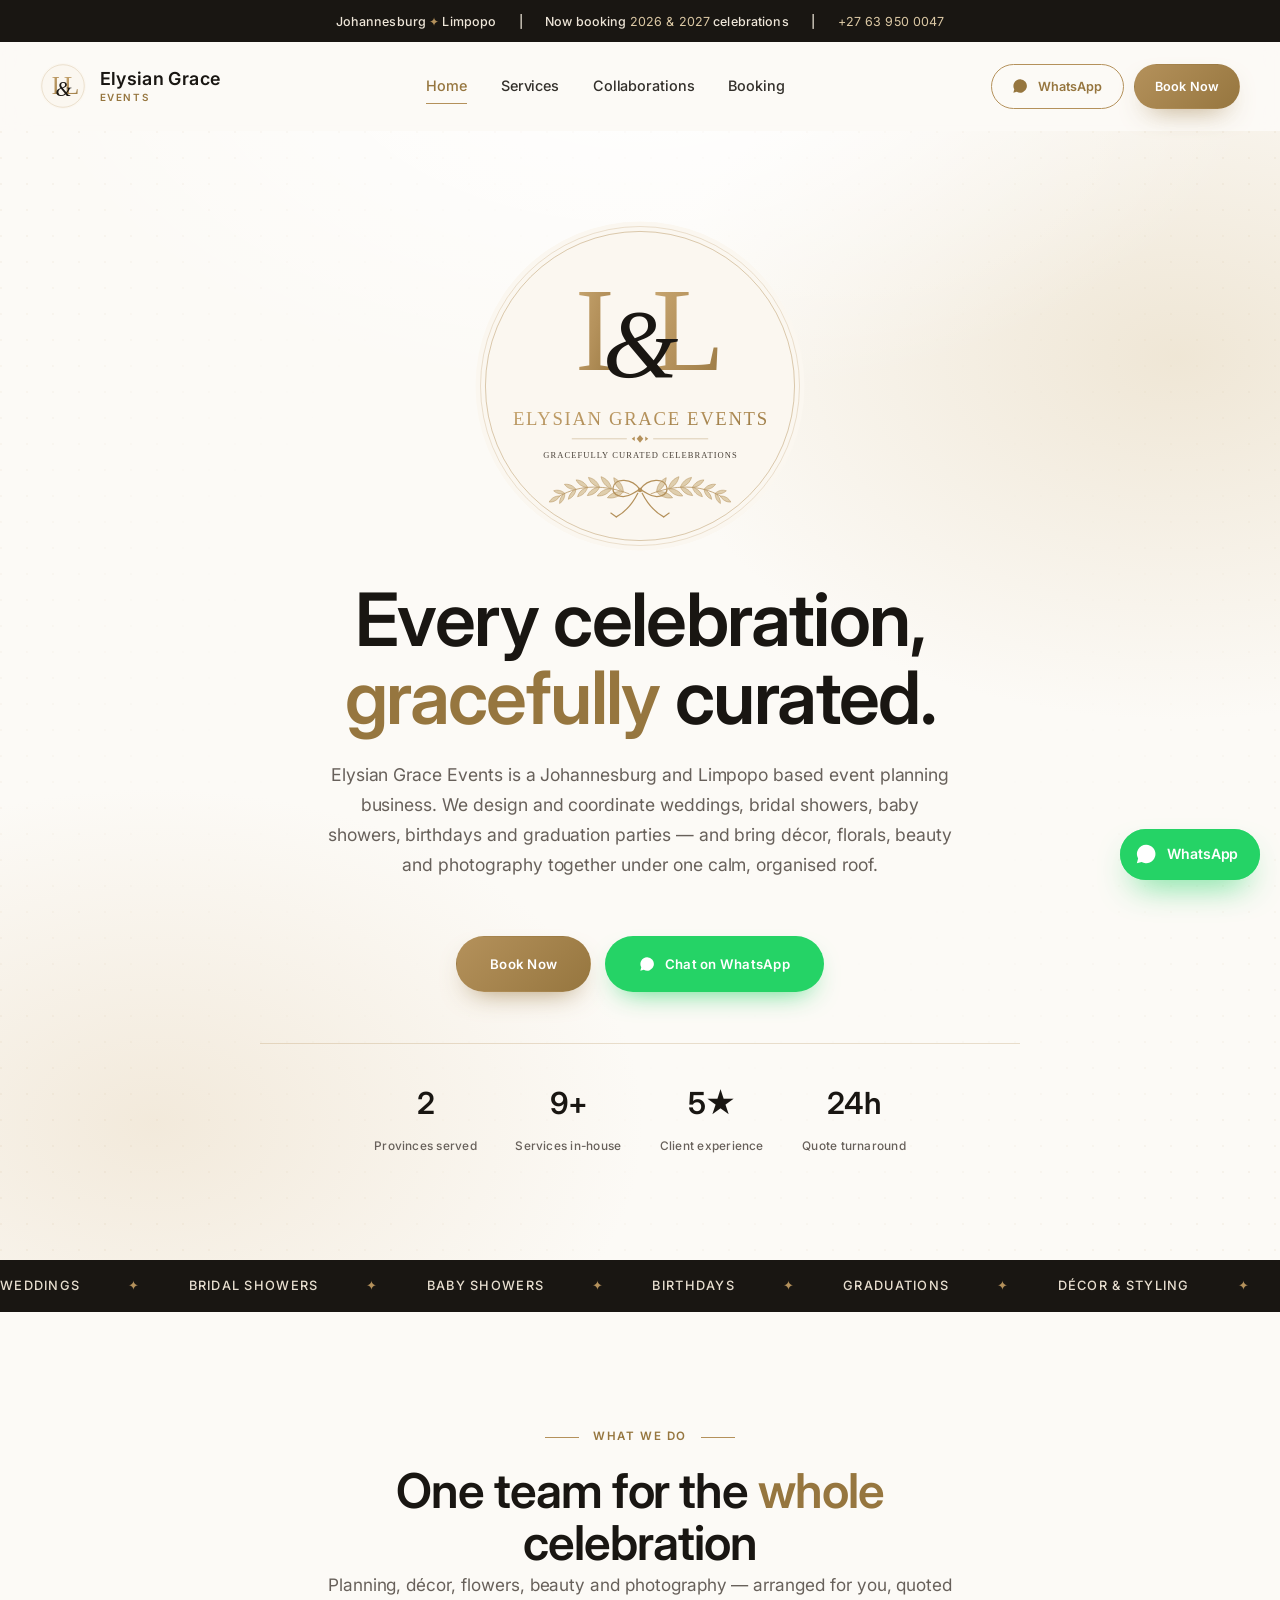
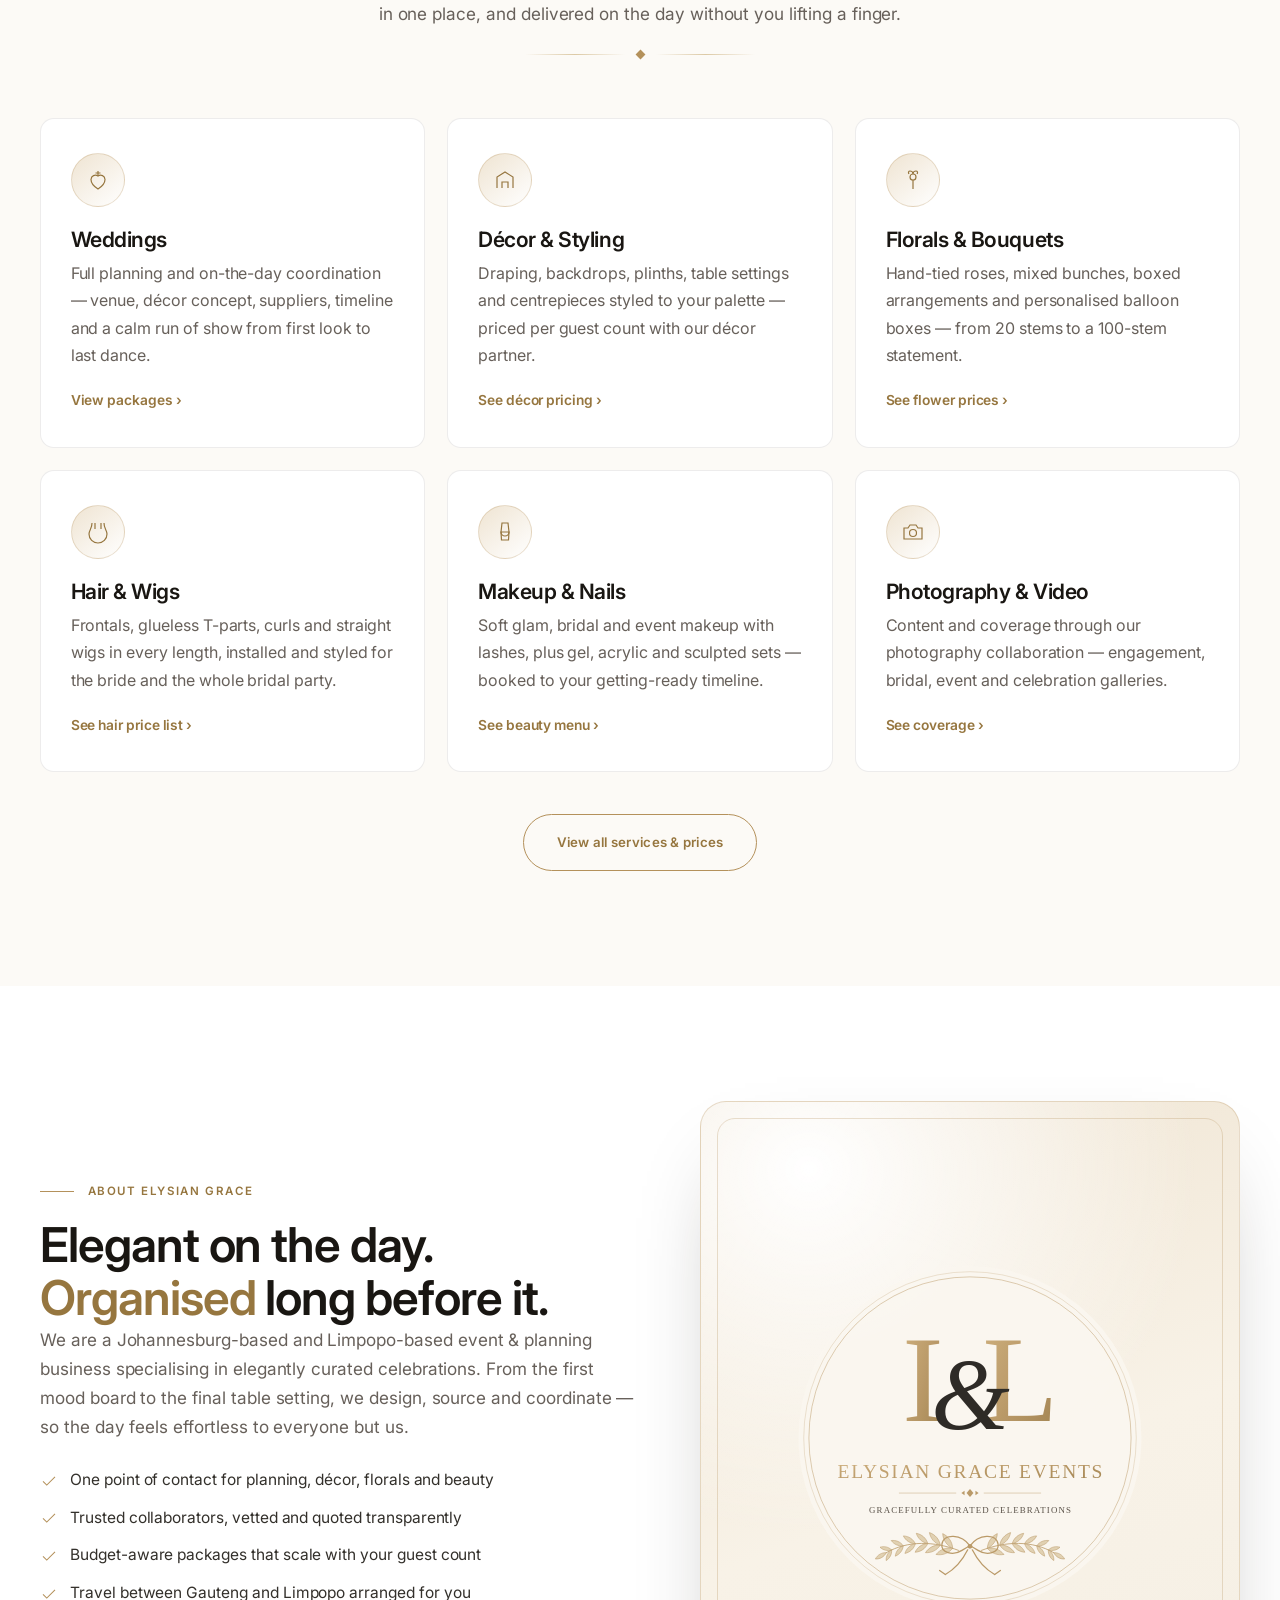
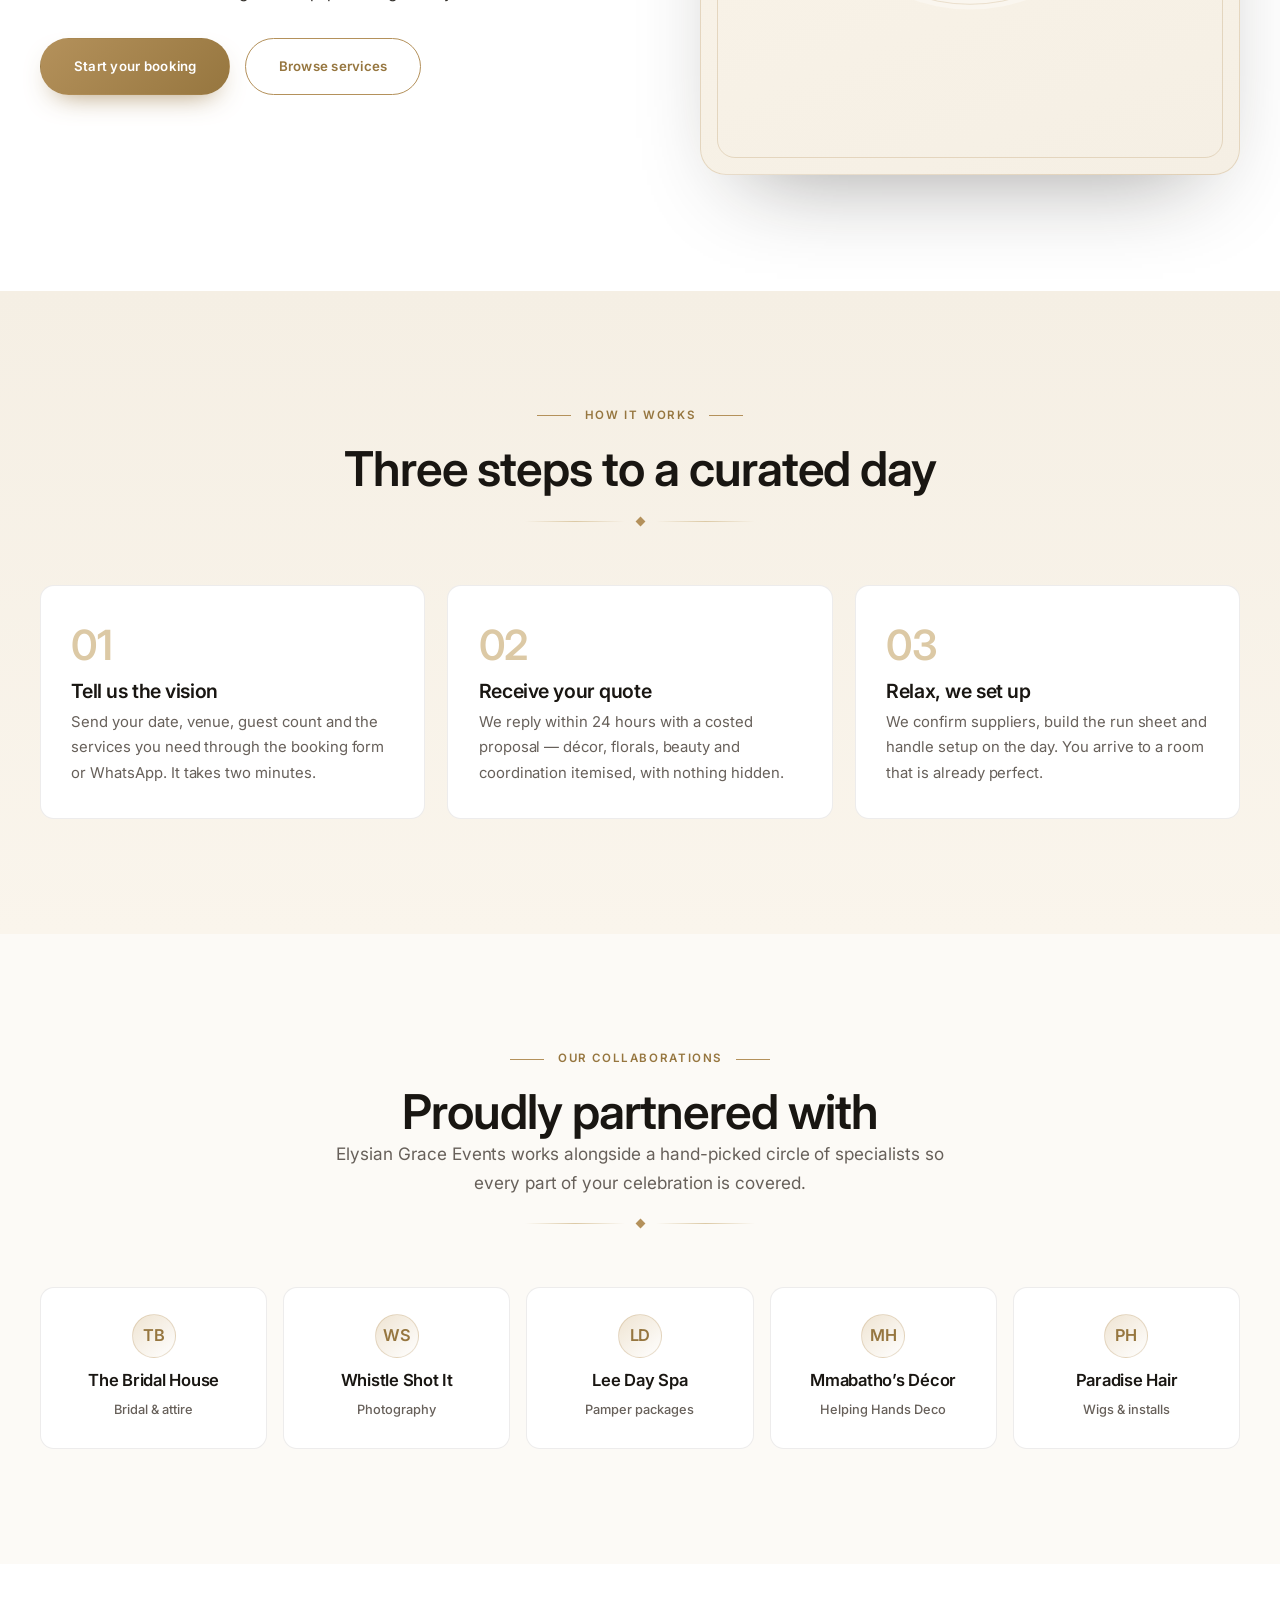
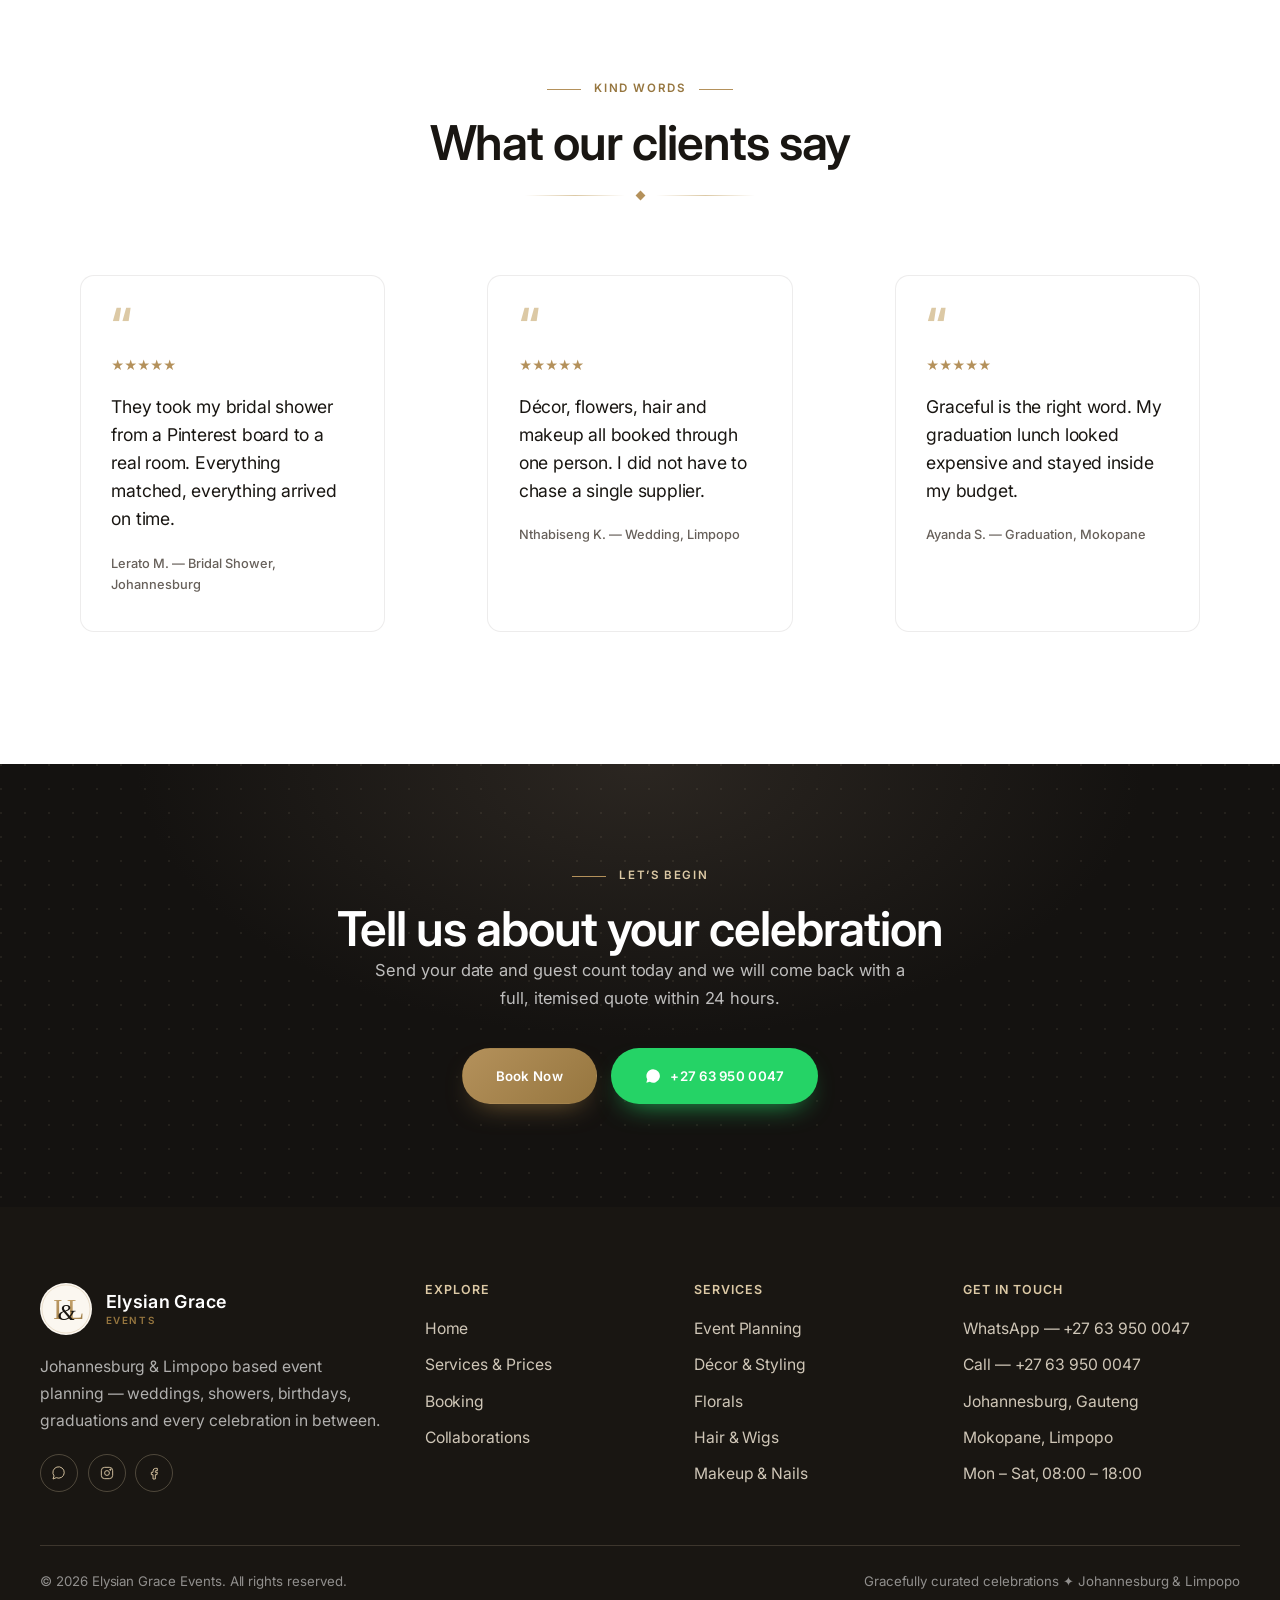
<file: elysian-grace/index.html>
<!DOCTYPE html>
<html lang="en">
<head>
<meta charset="utf-8">
<meta name="viewport" content="width=device-width,initial-scale=1">
<title>Elysian Grace Events — Gracefully Curated Celebrations | Johannesburg &amp; Limpopo</title>
<meta name="description" content="Elysian Grace Events is a Johannesburg and Limpopo based event planning business specialising in elegantly curated weddings, bridal showers, baby showers, birthdays and graduations — plus décor, florals, hair, makeup, nails, spa and photography.">
<meta name="theme-color" content="#B4915B">
<meta property="og:title" content="Elysian Grace Events — Gracefully Curated Celebrations">
<meta property="og:description" content="Elegantly curated weddings, showers, birthdays and graduations across Johannesburg and Limpopo.">
<meta property="og:type" content="website">
<link rel="icon" href="assets/monogram.svg">
<link rel="apple-touch-icon" href="assets/monogram.svg">
<link rel="preconnect" href="https://fonts.googleapis.com">
<link rel="preconnect" href="https://fonts.gstatic.com" crossorigin>
<link href="https://fonts.googleapis.com/css2?family=Inter:wght@400;500;600;700&display=swap" rel="stylesheet">
<link rel="stylesheet" href="styles.css?v=2">
<script type="application/ld+json">
{"@context":"https://schema.org","@type":"LocalBusiness","name":"Elysian Grace Events","description":"Event planning and curated celebrations","telephone":"+27639500047","areaServed":["Johannesburg","Mokopane","Limpopo"],"priceRange":"RR","url":"","image":"assets/logo.svg"}
</script>
</head>
<body>

<div class="topbar">
  <div class="wrap">
    <span>Johannesburg <span class="dot">&#10022;</span> Limpopo</span>
    <span class="sep">|</span>
    <span>Now booking <b>2026 &amp; 2027</b> celebrations</span>
    <span class="sep">|</span>
    <a href="https://wa.me/27639500047?text=Hi%20Elysian%20Grace%20Events%2C%20I%27d%20like%20to%20enquire%20about%20planning%20my%20event." target="_blank" rel="noopener"><b>+27 63 950 0047</b></a>
  </div>
</div>

<header class="header" id="header">
  <div class="wrap">
    <a class="brand" href="index.html" aria-label="Elysian Grace Events home">
      <img class="mark" src="assets/monogram.svg" alt="" width="46" height="46">
      <span class="brand-text">
        <span class="brand-name">Elysian Grace</span>
        <span class="brand-sub">Events</span>
      </span>
    </a>
    <nav class="nav" aria-label="Main">
      <a href="index.html" class="is-active">Home</a>
      <a href="services.html">Services</a>
      <a href="services.html#collabs">Collaborations</a>
      <a href="booking.html">Booking</a>
    </nav>
    <div class="header-cta">
      <a class="btn btn--ghost btn--sm" href="https://wa.me/27639500047?text=Hi%20Elysian%20Grace%20Events%2C%20I%27d%20like%20to%20enquire%20about%20planning%20my%20event." target="_blank" rel="noopener">
        <svg viewBox="0 0 24 24" fill="currentColor" aria-hidden="true"><path d="M17.5 14.4c-.3-.2-1.8-.9-2-1s-.5-.2-.7.1-.8 1-.9 1.2-.3.2-.6.1a8 8 0 0 1-2.4-1.5 9 9 0 0 1-1.6-2c-.2-.3 0-.5.1-.6l.5-.6.3-.5v-.5l-1-2.3c-.2-.6-.5-.5-.7-.5h-.6c-.2 0-.5.1-.8.4-.3.3-1 1-1 2.5s1 2.9 1.2 3.1c.2.2 2.1 3.2 5 4.5 1.9.8 2.6.9 3.5.7.6-.1 1.8-.7 2-1.4.3-.7.3-1.3.2-1.4-.1-.2-.3-.2-.5-.3zM12 2a10 10 0 0 0-8.6 15L2 22l5.2-1.4A10 10 0 1 0 12 2z"/></svg>
        WhatsApp
      </a>
      <a class="btn btn--gold btn--sm" href="booking.html">Book Now</a>
    </div>
    <button class="burger" id="burger" aria-label="Open menu" aria-expanded="false"><span></span><span></span><span></span></button>
  </div>
</header>

<div class="mobile-nav" id="mobileNav">
  <a href="index.html">Home</a>
  <a href="services.html">Services</a>
  <a href="services.html#collabs">Collaborations</a>
  <a href="booking.html">Booking</a>
  <a class="btn btn--gold" href="booking.html">Book Now</a>
  <a class="btn btn--wa" href="https://wa.me/27639500047?text=Hi%20Elysian%20Grace%20Events%2C%20I%27d%20like%20to%20enquire%20about%20planning%20my%20event." target="_blank" rel="noopener">WhatsApp Us</a>
</div>

<!-- ================= HERO ================= -->
<section class="hero">
  <div class="wrap">
    <img class="hero-logo" src="assets/logo.svg" alt="Elysian Grace Events — Gracefully Curated Celebrations" width="330" height="330">
    <h1>Every celebration, <span class="script">gracefully</span> curated.</h1>
    <p class="lede">Elysian Grace Events is a Johannesburg and Limpopo based event planning business. We design and coordinate weddings, bridal showers, baby showers, birthdays and graduation parties — and bring décor, florals, beauty and photography together under one calm, organised roof.</p>
    <div class="hero-actions">
      <a class="btn btn--gold" href="booking.html">Book Now</a>
      <a class="btn btn--wa" href="https://wa.me/27639500047?text=Hi%20Elysian%20Grace%20Events%2C%20I%27d%20like%20to%20enquire%20about%20planning%20my%20event." target="_blank" rel="noopener">
        <svg viewBox="0 0 24 24" fill="currentColor" aria-hidden="true"><path d="M17.5 14.4c-.3-.2-1.8-.9-2-1s-.5-.2-.7.1-.8 1-.9 1.2-.3.2-.6.1a8 8 0 0 1-2.4-1.5 9 9 0 0 1-1.6-2c-.2-.3 0-.5.1-.6l.5-.6.3-.5v-.5l-1-2.3c-.2-.6-.5-.5-.7-.5h-.6c-.2 0-.5.1-.8.4-.3.3-1 1-1 2.5s1 2.9 1.2 3.1c.2.2 2.1 3.2 5 4.5 1.9.8 2.6.9 3.5.7.6-.1 1.8-.7 2-1.4.3-.7.3-1.3.2-1.4-.1-.2-.3-.2-.5-.3zM12 2a10 10 0 0 0-8.6 15L2 22l5.2-1.4A10 10 0 1 0 12 2z"/></svg>
        Chat on WhatsApp
      </a>
    </div>
    <div class="hero-meta">
      <div><strong>2</strong><span>Provinces served</span></div>
      <div><strong>9+</strong><span>Services in-house</span></div>
      <div><strong>5&#9733;</strong><span>Client experience</span></div>
      <div><strong>24h</strong><span>Quote turnaround</span></div>
    </div>
  </div>
</section>

<div class="strip" aria-hidden="true">
  <div class="strip-track">
    <span>Weddings</span><span>Bridal Showers</span><span>Baby Showers</span><span>Birthdays</span><span>Graduations</span><span>Décor &amp; Styling</span><span>Florals</span><span>Hair &amp; Makeup</span><span>Photography</span>
    <span>Weddings</span><span>Bridal Showers</span><span>Baby Showers</span><span>Birthdays</span><span>Graduations</span><span>Décor &amp; Styling</span><span>Florals</span><span>Hair &amp; Makeup</span><span>Photography</span>
  </div>
</div>

<!-- ================= SERVICES ================= -->
<section class="section" id="services">
  <div class="wrap">
    <div class="section-head center reveal">
      <p class="eyebrow">What we do</p>
      <h2 class="h2">One team for the <em class="accent">whole</em> celebration</h2>
      <p class="lede">Planning, décor, flowers, beauty and photography — arranged for you, quoted in one place, and delivered on the day without you lifting a finger.</p>
      <div class="divider"><span></span></div>
    </div>

    <div class="grid grid-3">
      <article class="card reveal">
        <div class="ico"><svg viewBox="0 0 24 24" aria-hidden="true"><path d="M12 21s-7-4.6-7-9.6A4.4 4.4 0 0 1 12 8a4.4 4.4 0 0 1 7 3.4c0 5-7 9.6-7 9.6z"/><path d="M12 8V3M9.5 5h5"/></svg></div>
        <h3>Weddings</h3>
        <p>Full planning and on-the-day coordination — venue, décor concept, suppliers, timeline and a calm run of show from first look to last dance.</p>
        <a class="card-link" href="services.html#planning">View packages &#8250;</a>
      </article>

      <article class="card reveal">
        <div class="ico"><svg viewBox="0 0 24 24" aria-hidden="true"><path d="M4 20V9l8-5 8 5v11"/><path d="M9 20v-6h6v6"/></svg></div>
        <h3>Décor &amp; Styling</h3>
        <p>Draping, backdrops, plinths, table settings and centrepieces styled to your palette — priced per guest count with our décor partner.</p>
        <a class="card-link" href="services.html#decor">See décor pricing &#8250;</a>
      </article>

      <article class="card reveal">
        <div class="ico"><svg viewBox="0 0 24 24" aria-hidden="true"><circle cx="12" cy="9" r="3"/><path d="M12 12v9M12 6c0-2 1.5-3 3-3s2 1.5 1 3M12 6c0-2-1.5-3-3-3S7 4.5 8 6"/></svg></div>
        <h3>Florals &amp; Bouquets</h3>
        <p>Hand-tied roses, mixed bunches, boxed arrangements and personalised balloon boxes — from 20 stems to a 100-stem statement.</p>
        <a class="card-link" href="services.html#florals">See flower prices &#8250;</a>
      </article>

      <article class="card reveal">
        <div class="ico"><svg viewBox="0 0 24 24" aria-hidden="true"><path d="M6 3c0 6-3 7-3 11a9 9 0 0 0 18 0c0-4-3-5-3-11"/><path d="M9 3v6M15 3v6"/></svg></div>
        <h3>Hair &amp; Wigs</h3>
        <p>Frontals, glueless T-parts, curls and straight wigs in every length, installed and styled for the bride and the whole bridal party.</p>
        <a class="card-link" href="services.html#hair">See hair price list &#8250;</a>
      </article>

      <article class="card reveal">
        <div class="ico"><svg viewBox="0 0 24 24" aria-hidden="true"><path d="M9 3h6l1 9a4 4 0 0 1-8 0z"/><path d="M8 12h8l-.5 8h-7z"/></svg></div>
        <h3>Makeup &amp; Nails</h3>
        <p>Soft glam, bridal and event makeup with lashes, plus gel, acrylic and sculpted sets — booked to your getting-ready timeline.</p>
        <a class="card-link" href="services.html#beauty">See beauty menu &#8250;</a>
      </article>

      <article class="card reveal">
        <div class="ico"><svg viewBox="0 0 24 24" aria-hidden="true"><path d="M3 8h4l2-3h6l2 3h4v11H3z"/><circle cx="12" cy="13" r="3.5"/></svg></div>
        <h3>Photography &amp; Video</h3>
        <p>Content and coverage through our photography collaboration — engagement, bridal, event and celebration galleries.</p>
        <a class="card-link" href="services.html#photo">See coverage &#8250;</a>
      </article>
    </div>

    <div class="center" style="margin-top:2.6rem">
      <a class="btn btn--ghost" href="services.html">View all services &amp; prices</a>
    </div>
  </div>
</section>

<!-- ================= ABOUT / SPLIT ================= -->
<section class="section section--paper">
  <div class="wrap split">
    <div class="reveal">
      <p class="eyebrow">About Elysian Grace</p>
      <h2 class="h2">Elegant on the day.<br><em class="accent">Organised</em> long before it.</h2>
      <p class="lede">We are a Johannesburg-based and Limpopo-based event &amp; planning business specialising in elegantly curated celebrations. From the first mood board to the final table setting, we design, source and coordinate — so the day feels effortless to everyone but us.</p>
      <ul class="checks">
        <li><svg viewBox="0 0 24 24" aria-hidden="true"><path d="M4 12.5 9 17.5 20 6.5"/></svg><span>One point of contact for planning, décor, florals and beauty</span></li>
        <li><svg viewBox="0 0 24 24" aria-hidden="true"><path d="M4 12.5 9 17.5 20 6.5"/></svg><span>Trusted collaborators, vetted and quoted transparently</span></li>
        <li><svg viewBox="0 0 24 24" aria-hidden="true"><path d="M4 12.5 9 17.5 20 6.5"/></svg><span>Budget-aware packages that scale with your guest count</span></li>
        <li><svg viewBox="0 0 24 24" aria-hidden="true"><path d="M4 12.5 9 17.5 20 6.5"/></svg><span>Travel between Gauteng and Limpopo arranged for you</span></li>
      </ul>
      <div class="hero-actions" style="justify-content:flex-start;margin-top:0">
        <a class="btn btn--gold" href="booking.html">Start your booking</a>
        <a class="btn btn--ghost" href="services.html">Browse services</a>
      </div>
    </div>
    <div class="split-visual reveal">
      <img class="monogram" src="assets/logo.svg" alt="Elysian Grace Events emblem" width="420" height="420" loading="lazy">
    </div>
  </div>
</section>

<!-- ================= PROCESS ================= -->
<section class="section section--cream">
  <div class="wrap">
    <div class="section-head center reveal">
      <p class="eyebrow">How it works</p>
      <h2 class="h2">Three steps to a curated day</h2>
      <div class="divider"><span></span></div>
    </div>
    <div class="steps">
      <article class="step reveal"><h3>Tell us the vision</h3><p>Send your date, venue, guest count and the services you need through the booking form or WhatsApp. It takes two minutes.</p></article>
      <article class="step reveal"><h3>Receive your quote</h3><p>We reply within 24 hours with a costed proposal — décor, florals, beauty and coordination itemised, with nothing hidden.</p></article>
      <article class="step reveal"><h3>Relax, we set up</h3><p>We confirm suppliers, build the run sheet and handle setup on the day. You arrive to a room that is already perfect.</p></article>
    </div>
  </div>
</section>

<!-- ================= COLLABORATIONS ================= -->
<section class="section" id="collabs">
  <div class="wrap">
    <div class="section-head center reveal">
      <p class="eyebrow">Our collaborations</p>
      <h2 class="h2">Proudly partnered with</h2>
      <p class="lede">Elysian Grace Events works alongside a hand-picked circle of specialists so every part of your celebration is covered.</p>
      <div class="divider"><span></span></div>
    </div>
    <div class="partners">
      <div class="partner reveal"><div class="p-mark">TB</div><h4>The Bridal House</h4><span>Bridal &amp; attire</span></div>
      <div class="partner reveal"><div class="p-mark">WS</div><h4>Whistle Shot It</h4><span>Photography</span></div>
      <div class="partner reveal"><div class="p-mark">LD</div><h4>Lee Day Spa</h4><span>Pamper packages</span></div>
      <div class="partner reveal"><div class="p-mark">MH</div><h4>Mmabatho&#8217;s Décor</h4><span>Helping Hands Deco</span></div>
      <div class="partner reveal"><div class="p-mark">PH</div><h4>Paradise Hair</h4><span>Wigs &amp; installs</span></div>
    </div>
  </div>
</section>

<!-- ================= TESTIMONIALS ================= -->
<section class="section section--paper">
  <div class="wrap">
    <div class="section-head center reveal">
      <p class="eyebrow">Kind words</p>
      <h2 class="h2">What our clients say</h2>
      <div class="divider"><span></span></div>
    </div>
    <div class="quotes">
      <figure class="quote reveal">
        <span class="mark">&#8220;</span>
        <div class="stars">&#9733;&#9733;&#9733;&#9733;&#9733;</div>
        <p>They took my bridal shower from a Pinterest board to a real room. Everything matched, everything arrived on time.</p>
        <footer>Lerato M. &#8212; Bridal Shower, Johannesburg</footer>
      </figure>
      <figure class="quote reveal">
        <span class="mark">&#8220;</span>
        <div class="stars">&#9733;&#9733;&#9733;&#9733;&#9733;</div>
        <p>Décor, flowers, hair and makeup all booked through one person. I did not have to chase a single supplier.</p>
        <footer>Nthabiseng K. &#8212; Wedding, Limpopo</footer>
      </figure>
      <figure class="quote reveal">
        <span class="mark">&#8220;</span>
        <div class="stars">&#9733;&#9733;&#9733;&#9733;&#9733;</div>
        <p>Graceful is the right word. My graduation lunch looked expensive and stayed inside my budget.</p>
        <footer>Ayanda S. &#8212; Graduation, Mokopane</footer>
      </figure>
    </div>
  </div>
</section>

<!-- ================= CTA ================= -->
<section class="cta">
  <div class="wrap">
    <p class="eyebrow">Let&#8217;s begin</p>
    <h2 class="h2">Tell us about your celebration</h2>
    <p>Send your date and guest count today and we will come back with a full, itemised quote within 24 hours.</p>
    <div class="hero-actions">
      <a class="btn btn--gold" href="booking.html">Book Now</a>
      <a class="btn btn--wa" href="https://wa.me/27639500047?text=Hi%20Elysian%20Grace%20Events%2C%20I%27d%20like%20to%20enquire%20about%20planning%20my%20event." target="_blank" rel="noopener">
        <svg viewBox="0 0 24 24" fill="currentColor" aria-hidden="true"><path d="M17.5 14.4c-.3-.2-1.8-.9-2-1s-.5-.2-.7.1-.8 1-.9 1.2-.3.2-.6.1a8 8 0 0 1-2.4-1.5 9 9 0 0 1-1.6-2c-.2-.3 0-.5.1-.6l.5-.6.3-.5v-.5l-1-2.3c-.2-.6-.5-.5-.7-.5h-.6c-.2 0-.5.1-.8.4-.3.3-1 1-1 2.5s1 2.9 1.2 3.1c.2.2 2.1 3.2 5 4.5 1.9.8 2.6.9 3.5.7.6-.1 1.8-.7 2-1.4.3-.7.3-1.3.2-1.4-.1-.2-.3-.2-.5-.3zM12 2a10 10 0 0 0-8.6 15L2 22l5.2-1.4A10 10 0 1 0 12 2z"/></svg>
        +27 63 950 0047
      </a>
    </div>
  </div>
</section>

<footer class="footer">
  <div class="wrap">
    <div class="footer-grid">
      <div>
        <div class="f-brand">
          <img class="mark" src="assets/monogram.svg" alt="" width="52" height="52" loading="lazy">
          <span class="brand-text"><span class="brand-name">Elysian Grace</span><span class="brand-sub">Events</span></span>
        </div>
        <p>Johannesburg &amp; Limpopo based event planning — weddings, showers, birthdays, graduations and every celebration in between.</p>
        <div class="socials">
          <a href="https://wa.me/27639500047" target="_blank" rel="noopener" aria-label="WhatsApp"><svg viewBox="0 0 24 24" fill="none" aria-hidden="true"><path d="M3 21l1.6-4.6A8.5 8.5 0 1 1 7.9 19z"/></svg></a>
          <a href="#" aria-label="Instagram"><svg viewBox="0 0 24 24" fill="none" aria-hidden="true"><rect x="3.5" y="3.5" width="17" height="17" rx="5"/><circle cx="12" cy="12" r="3.6"/><circle cx="17" cy="7" r=".9" fill="currentColor"/></svg></a>
          <a href="#" aria-label="Facebook"><svg viewBox="0 0 24 24" fill="none" aria-hidden="true"><path d="M14.5 8.5H17V5h-2.5A4 4 0 0 0 10.5 9v2H8v3.5h2.5V21H14v-6.5h2.5L17 11h-3V9.3c0-.5.2-.8.5-.8z"/></svg></a>
        </div>
      </div>
      <div>
        <h4>Explore</h4>
        <ul><li><a href="index.html">Home</a></li><li><a href="services.html">Services &amp; Prices</a></li><li><a href="booking.html">Booking</a></li><li><a href="services.html#collabs">Collaborations</a></li></ul>
      </div>
      <div>
        <h4>Services</h4>
        <ul><li><a href="services.html#planning">Event Planning</a></li><li><a href="services.html#decor">Décor &amp; Styling</a></li><li><a href="services.html#florals">Florals</a></li><li><a href="services.html#hair">Hair &amp; Wigs</a></li><li><a href="services.html#beauty">Makeup &amp; Nails</a></li></ul>
      </div>
      <div>
        <h4>Get in touch</h4>
        <ul>
          <li><a href="https://wa.me/27639500047?text=Hi%20Elysian%20Grace%20Events%2C%20I%27d%20like%20to%20enquire%20about%20planning%20my%20event." target="_blank" rel="noopener">WhatsApp &#8212; +27 63 950 0047</a></li>
          <li><a href="tel:+27639500047">Call &#8212; +27 63 950 0047</a></li>
          <li>Johannesburg, Gauteng</li>
          <li>Mokopane, Limpopo</li>
          <li>Mon &#8211; Sat, 08:00 &#8211; 18:00</li>
        </ul>
      </div>
    </div>
    <div class="footer-bottom">
      <span>&copy; <span id="year">2026</span> Elysian Grace Events. All rights reserved.</span>
      <span>Gracefully curated celebrations &#10022; Johannesburg &amp; Limpopo</span>
    </div>
  </div>
</footer>

<a class="fab" href="https://wa.me/27639500047?text=Hi%20Elysian%20Grace%20Events%2C%20I%27d%20like%20to%20enquire%20about%20planning%20my%20event." target="_blank" rel="noopener" aria-label="Chat with Elysian Grace Events on WhatsApp">
  <svg viewBox="0 0 24 24" aria-hidden="true"><path d="M17.5 14.4c-.3-.2-1.8-.9-2-1s-.5-.2-.7.1-.8 1-.9 1.2-.3.2-.6.1a8 8 0 0 1-2.4-1.5 9 9 0 0 1-1.6-2c-.2-.3 0-.5.1-.6l.5-.6.3-.5v-.5l-1-2.3c-.2-.6-.5-.5-.7-.5h-.6c-.2 0-.5.1-.8.4-.3.3-1 1-1 2.5s1 2.9 1.2 3.1c.2.2 2.1 3.2 5 4.5 1.9.8 2.6.9 3.5.7.6-.1 1.8-.7 2-1.4.3-.7.3-1.3.2-1.4-.1-.2-.3-.2-.5-.3zM12 2a10 10 0 0 0-8.6 15L2 22l5.2-1.4A10 10 0 1 0 12 2z"/></svg>
  <span>WhatsApp</span>
</a>

<script src="script.js?v=2"></script>
</body>
</html>
</file>
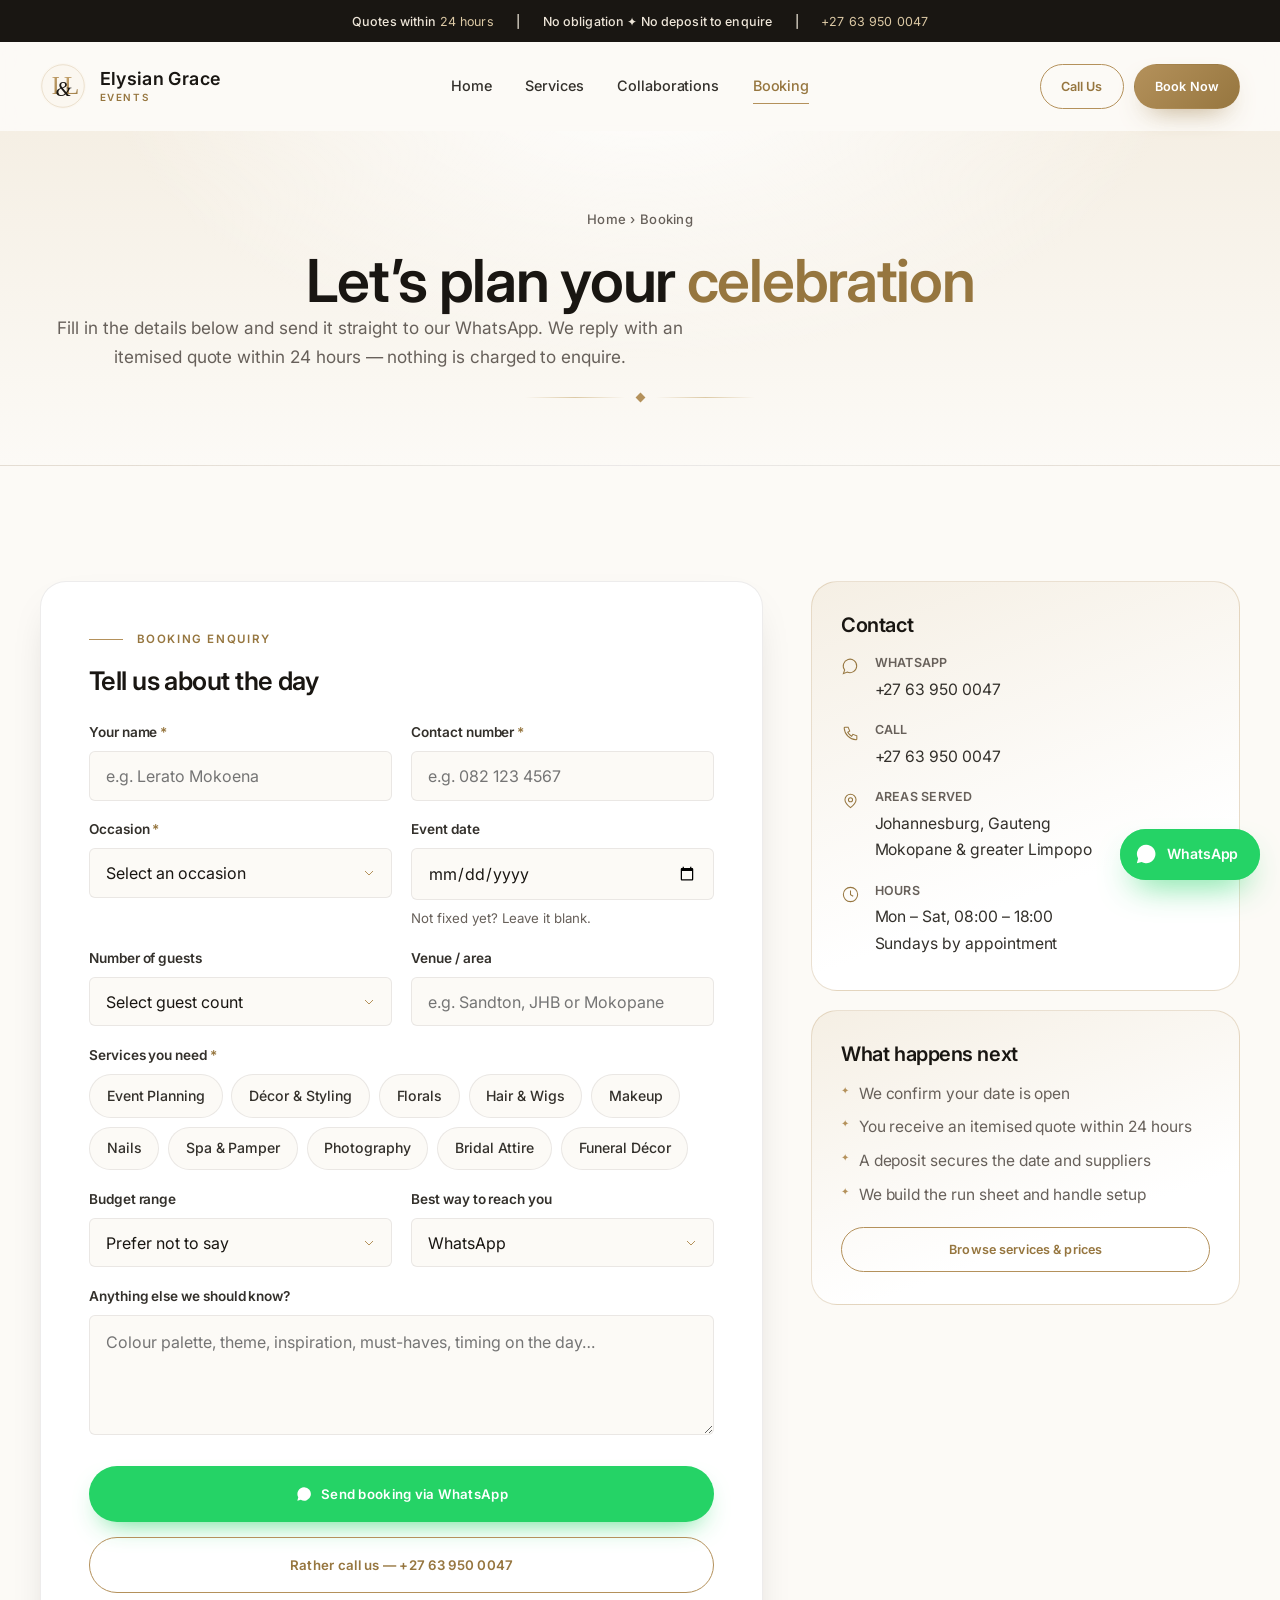
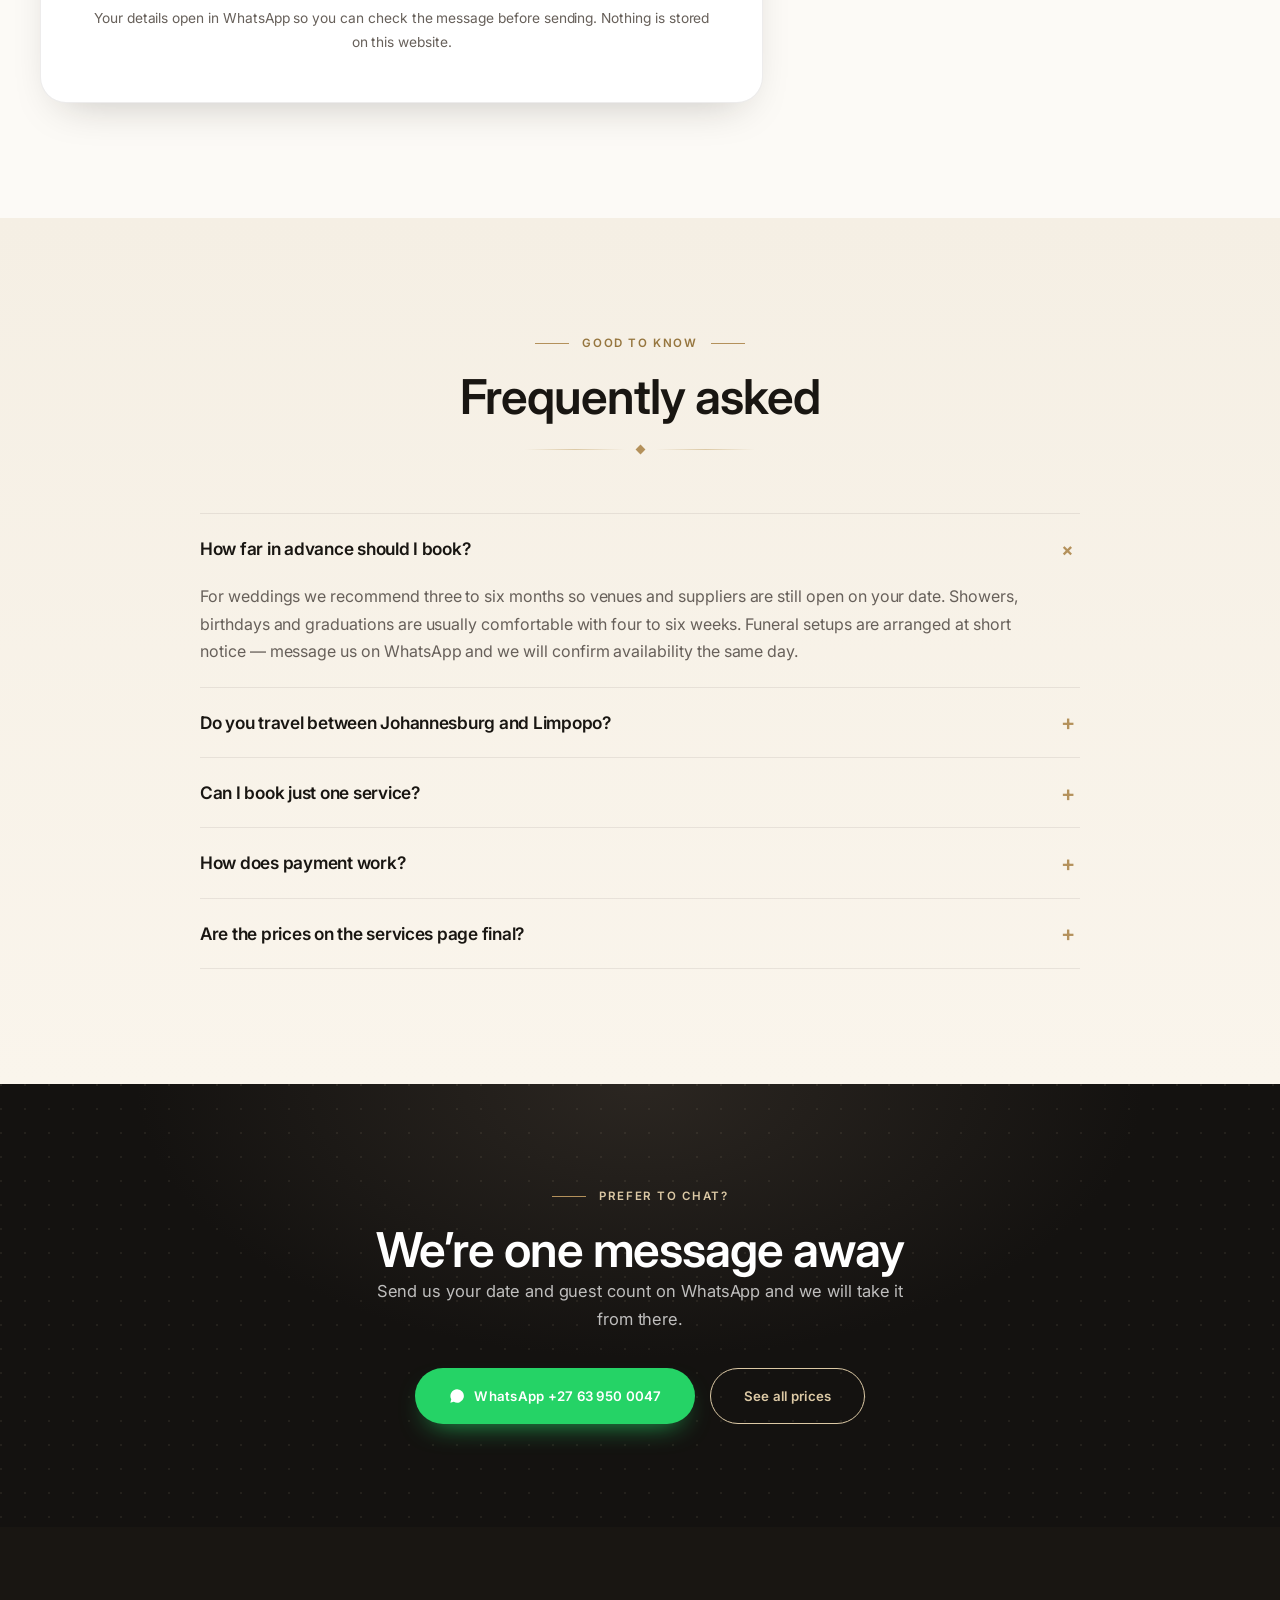
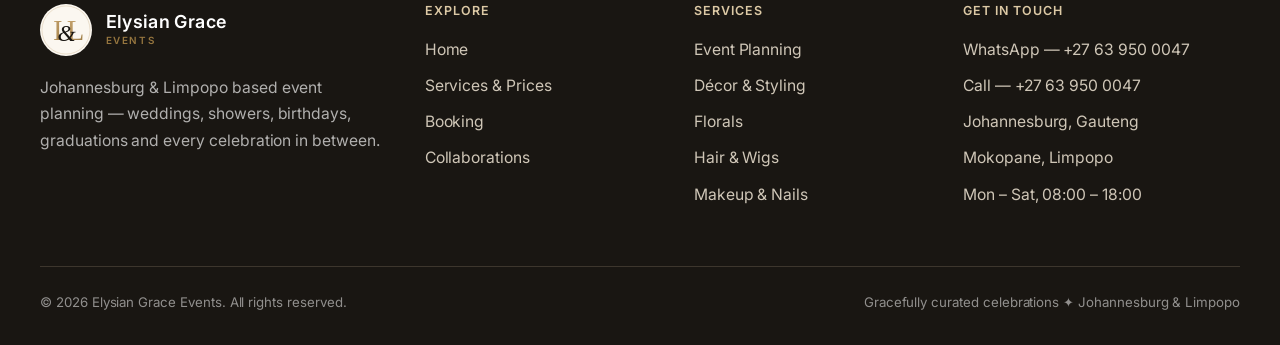
<file: elysian-grace/booking.html>
<!DOCTYPE html>
<html lang="en">
<head>
<meta charset="utf-8">
<meta name="viewport" content="width=device-width,initial-scale=1">
<title>Booking — Elysian Grace Events</title>
<meta name="description" content="Book Elysian Grace Events for your wedding, bridal shower, baby shower, birthday or graduation. Send your details and receive an itemised quote within 24 hours.">
<meta name="theme-color" content="#B4915B">
<link rel="icon" href="assets/monogram.svg">
<link rel="preconnect" href="https://fonts.googleapis.com">
<link rel="preconnect" href="https://fonts.gstatic.com" crossorigin>
<link href="https://fonts.googleapis.com/css2?family=Inter:wght@400;500;600;700&display=swap" rel="stylesheet">
<link rel="stylesheet" href="styles.css?v=2">
</head>
<body>

<div class="topbar">
  <div class="wrap">
    <span>Quotes within <b>24 hours</b></span>
    <span class="sep">|</span>
    <span>No obligation &#10022; No deposit to enquire</span>
    <span class="sep">|</span>
    <a href="https://wa.me/27639500047?text=Hi%20Elysian%20Grace%20Events%2C%20I%27d%20like%20to%20make%20a%20booking." target="_blank" rel="noopener"><b>+27 63 950 0047</b></a>
  </div>
</div>

<header class="header" id="header">
  <div class="wrap">
    <a class="brand" href="index.html" aria-label="Elysian Grace Events home">
      <img class="mark" src="assets/monogram.svg" alt="" width="46" height="46">
      <span class="brand-text"><span class="brand-name">Elysian Grace</span><span class="brand-sub">Events</span></span>
    </a>
    <nav class="nav" aria-label="Main">
      <a href="index.html">Home</a>
      <a href="services.html">Services</a>
      <a href="services.html#collabs">Collaborations</a>
      <a href="booking.html" class="is-active">Booking</a>
    </nav>
    <div class="header-cta">
      <a class="btn btn--ghost btn--sm" href="tel:+27639500047">Call Us</a>
      <a class="btn btn--gold btn--sm" href="#book">Book Now</a>
    </div>
    <button class="burger" id="burger" aria-label="Open menu" aria-expanded="false"><span></span><span></span><span></span></button>
  </div>
</header>

<div class="mobile-nav" id="mobileNav">
  <a href="index.html">Home</a><a href="services.html">Services</a><a href="services.html#collabs">Collaborations</a><a href="booking.html">Booking</a>
  <a class="btn btn--gold" href="#book">Book Now</a>
</div>

<section class="page-hero">
  <div class="wrap">
    <p class="crumb"><a href="index.html">Home</a> &#8250; Booking</p>
    <h1>Let&#8217;s plan your <em class="accent">celebration</em></h1>
    <p class="lede center">Fill in the details below and send it straight to our WhatsApp. We reply with an itemised quote within 24 hours &#8212; nothing is charged to enquire.</p>
    <div class="divider"><span></span></div>
  </div>
</section>

<section class="section" id="book">
  <div class="wrap book-layout">

    <div class="form-card reveal">
      <p class="eyebrow">Booking enquiry</p>
      <h2 class="h3" style="margin-bottom:1.6rem">Tell us about the day</h2>

      <form id="bookingForm" novalidate>
        <div class="form-grid">
          <div class="field">
            <label for="name">Your name <span class="req">*</span></label>
            <input id="name" name="name" type="text" autocomplete="name" placeholder="e.g. Lerato Mokoena" required>
            <span class="err">Please tell us your name.</span>
          </div>

          <div class="field">
            <label for="phone">Contact number <span class="req">*</span></label>
            <input id="phone" name="phone" type="tel" autocomplete="tel" placeholder="e.g. 082 123 4567" required>
            <span class="err">Please add a number we can reach you on.</span>
          </div>

          <div class="field">
            <label for="occasion">Occasion <span class="req">*</span></label>
            <select id="occasion" name="occasion" required>
              <option value="">Select an occasion</option>
              <option>Wedding</option>
              <option>Bridal Shower</option>
              <option>Baby Shower</option>
              <option>Birthday</option>
              <option>Graduation Party</option>
              <option>Funeral / Memorial</option>
              <option>Corporate / Other</option>
            </select>
            <span class="err">Please choose an occasion.</span>
          </div>

          <div class="field">
            <label for="date">Event date</label>
            <input id="date" name="date" type="date">
            <span class="hint">Not fixed yet? Leave it blank.</span>
          </div>

          <div class="field">
            <label for="guests">Number of guests</label>
            <select id="guests" name="guests">
              <option value="">Select guest count</option>
              <option>Up to 20</option>
              <option>20 &#8211; 40</option>
              <option>40 &#8211; 50</option>
              <option>50 &#8211; 60</option>
              <option>60 &#8211; 70</option>
              <option>70 +</option>
            </select>
          </div>

          <div class="field">
            <label for="area">Venue / area</label>
            <input id="area" name="area" type="text" placeholder="e.g. Sandton, JHB or Mokopane">
          </div>

          <div class="field full">
            <label>Services you need <span class="req">*</span></label>
            <div class="chip-set" id="chips" role="group" aria-label="Services">
              <button type="button" class="chip" data-svc="Event Planning &amp; Coordination">Event Planning</button>
              <button type="button" class="chip" data-svc="Décor &amp; Styling">Décor &amp; Styling</button>
              <button type="button" class="chip" data-svc="Florals &amp; Bouquets">Florals</button>
              <button type="button" class="chip" data-svc="Hair &amp; Wigs">Hair &amp; Wigs</button>
              <button type="button" class="chip" data-svc="Makeup">Makeup</button>
              <button type="button" class="chip" data-svc="Nails">Nails</button>
              <button type="button" class="chip" data-svc="Spa &amp; Pamper">Spa &amp; Pamper</button>
              <button type="button" class="chip" data-svc="Photography">Photography</button>
              <button type="button" class="chip" data-svc="Bridal Attire">Bridal Attire</button>
              <button type="button" class="chip" data-svc="Funeral Décor">Funeral Décor</button>
            </div>
            <span class="err" id="svcErr">Please select at least one service.</span>
          </div>

          <div class="field">
            <label for="budget">Budget range</label>
            <select id="budget" name="budget">
              <option value="">Prefer not to say</option>
              <option>Under R5 000</option>
              <option>R5 000 &#8211; R10 000</option>
              <option>R10 000 &#8211; R20 000</option>
              <option>R20 000 &#8211; R50 000</option>
              <option>R50 000 +</option>
            </select>
          </div>

          <div class="field">
            <label for="contactPref">Best way to reach you</label>
            <select id="contactPref" name="contactPref">
              <option>WhatsApp</option>
              <option>Phone call</option>
              <option>Either is fine</option>
            </select>
          </div>

          <div class="field full">
            <label for="notes">Anything else we should know?</label>
            <textarea id="notes" name="notes" placeholder="Colour palette, theme, inspiration, must-haves, timing on the day&#8230;"></textarea>
          </div>
        </div>

        <div class="form-foot">
          <button type="submit" class="btn btn--wa btn--block">
            <svg viewBox="0 0 24 24" fill="currentColor" aria-hidden="true"><path d="M17.5 14.4c-.3-.2-1.8-.9-2-1s-.5-.2-.7.1-.8 1-.9 1.2-.3.2-.6.1a8 8 0 0 1-2.4-1.5 9 9 0 0 1-1.6-2c-.2-.3 0-.5.1-.6l.5-.6.3-.5v-.5l-1-2.3c-.2-.6-.5-.5-.7-.5h-.6c-.2 0-.5.1-.8.4-.3.3-1 1-1 2.5s1 2.9 1.2 3.1c.2.2 2.1 3.2 5 4.5 1.9.8 2.6.9 3.5.7.6-.1 1.8-.7 2-1.4.3-.7.3-1.3.2-1.4-.1-.2-.3-.2-.5-.3zM12 2a10 10 0 0 0-8.6 15L2 22l5.2-1.4A10 10 0 1 0 12 2z"/></svg>
            Send booking via WhatsApp
          </button>
          <a class="btn btn--ghost btn--block" id="callBtn" href="tel:+27639500047">Rather call us &#8212; +27 63 950 0047</a>
          <p class="form-note">Your details open in WhatsApp so you can check the message before sending. Nothing is stored on this website.</p>
        </div>
      </form>
    </div>

    <aside>
      <div class="aside-card reveal">
        <h3>Contact</h3>
        <ul class="contact-list">
          <li>
            <svg viewBox="0 0 24 24" aria-hidden="true"><path d="M3 21l1.6-4.6A8.5 8.5 0 1 1 7.9 19z"/></svg>
            <span><b>WhatsApp</b><a href="https://wa.me/27639500047?text=Hi%20Elysian%20Grace%20Events%2C%20I%27d%20like%20to%20make%20a%20booking." target="_blank" rel="noopener">+27 63 950 0047</a></span>
          </li>
          <li>
            <svg viewBox="0 0 24 24" aria-hidden="true"><path d="M5 4h4l2 5-2.5 1.5a12 12 0 0 0 5 5L15 13l5 2v4a1 1 0 0 1-1 1A16 16 0 0 1 4 5a1 1 0 0 1 1-1z"/></svg>
            <span><b>Call</b><a href="tel:+27639500047">+27 63 950 0047</a></span>
          </li>
          <li>
            <svg viewBox="0 0 24 24" aria-hidden="true"><path d="M12 21s-7-5.6-7-10a7 7 0 1 1 14 0c0 4.4-7 10-7 10z"/><circle cx="12" cy="11" r="2.6"/></svg>
            <span><b>Areas served</b>Johannesburg, Gauteng<br>Mokopane &amp; greater Limpopo</span>
          </li>
          <li>
            <svg viewBox="0 0 24 24" aria-hidden="true"><circle cx="12" cy="12" r="9"/><path d="M12 7v5.2l3.4 2"/></svg>
            <span><b>Hours</b>Mon &#8211; Sat, 08:00 &#8211; 18:00<br>Sundays by appointment</span>
          </li>
        </ul>
      </div>

      <div class="aside-card reveal">
        <h3>What happens next</h3>
        <ul class="incl">
          <li>We confirm your date is open</li>
          <li>You receive an itemised quote within 24 hours</li>
          <li>A deposit secures the date and suppliers</li>
          <li>We build the run sheet and handle setup</li>
        </ul>
        <a class="btn btn--ghost btn--sm btn--block" href="services.html" style="margin-top:1.2rem">Browse services &amp; prices</a>
      </div>
    </aside>
  </div>
</section>

<section class="section section--cream">
  <div class="wrap-narrow">
    <div class="section-head center reveal" style="margin-inline:auto">
      <p class="eyebrow">Good to know</p>
      <h2 class="h2">Frequently asked</h2>
      <div class="divider"><span></span></div>
    </div>
    <div class="faq reveal">
      <details open>
        <summary>How far in advance should I book?</summary>
        <p>For weddings we recommend three to six months so venues and suppliers are still open on your date. Showers, birthdays and graduations are usually comfortable with four to six weeks. Funeral setups are arranged at short notice &#8212; message us on WhatsApp and we will confirm availability the same day.</p>
      </details>
      <details>
        <summary>Do you travel between Johannesburg and Limpopo?</summary>
        <p>Yes. We are based in Johannesburg and Limpopo and work across both. Travel outside those areas is quoted upfront and confirmed with you before anything is booked.</p>
      </details>
      <details>
        <summary>Can I book just one service?</summary>
        <p>Absolutely. Many clients book only décor, only flowers, or only hair and makeup. Select what you need on the form and we will quote just that.</p>
      </details>
      <details>
        <summary>How does payment work?</summary>
        <p>A deposit secures your date and the suppliers we book on your behalf, with the balance settled before the event. The exact split is set out on your quote so there are no surprises.</p>
      </details>
      <details>
        <summary>Are the prices on the services page final?</summary>
        <p>They are our partners&#8217; current list prices and are accurate for standard bookings. Final costs depend on your guest count, venue, travel and any custom detail &#8212; all itemised on your quote.</p>
      </details>
    </div>
  </div>
</section>

<section class="cta">
  <div class="wrap">
    <p class="eyebrow">Prefer to chat?</p>
    <h2 class="h2">We&#8217;re one message away</h2>
    <p>Send us your date and guest count on WhatsApp and we will take it from there.</p>
    <div class="hero-actions">
      <a class="btn btn--wa" href="https://wa.me/27639500047?text=Hi%20Elysian%20Grace%20Events%2C%20I%27d%20like%20to%20make%20a%20booking." target="_blank" rel="noopener">
        <svg viewBox="0 0 24 24" fill="currentColor" aria-hidden="true"><path d="M17.5 14.4c-.3-.2-1.8-.9-2-1s-.5-.2-.7.1-.8 1-.9 1.2-.3.2-.6.1a8 8 0 0 1-2.4-1.5 9 9 0 0 1-1.6-2c-.2-.3 0-.5.1-.6l.5-.6.3-.5v-.5l-1-2.3c-.2-.6-.5-.5-.7-.5h-.6c-.2 0-.5.1-.8.4-.3.3-1 1-1 2.5s1 2.9 1.2 3.1c.2.2 2.1 3.2 5 4.5 1.9.8 2.6.9 3.5.7.6-.1 1.8-.7 2-1.4.3-.7.3-1.3.2-1.4-.1-.2-.3-.2-.5-.3zM12 2a10 10 0 0 0-8.6 15L2 22l5.2-1.4A10 10 0 1 0 12 2z"/></svg>
        WhatsApp +27 63 950 0047
      </a>
      <a class="btn btn--ghost" href="services.html">See all prices</a>
    </div>
  </div>
</section>

<footer class="footer">
  <div class="wrap">
    <div class="footer-grid">
      <div>
        <div class="f-brand">
          <img class="mark" src="assets/monogram.svg" alt="" width="52" height="52" loading="lazy">
          <span class="brand-text"><span class="brand-name">Elysian Grace</span><span class="brand-sub">Events</span></span>
        </div>
        <p>Johannesburg &amp; Limpopo based event planning — weddings, showers, birthdays, graduations and every celebration in between.</p>
      </div>
      <div><h4>Explore</h4><ul><li><a href="index.html">Home</a></li><li><a href="services.html">Services &amp; Prices</a></li><li><a href="booking.html">Booking</a></li><li><a href="services.html#collabs">Collaborations</a></li></ul></div>
      <div><h4>Services</h4><ul><li><a href="services.html#planning">Event Planning</a></li><li><a href="services.html#decor">Décor &amp; Styling</a></li><li><a href="services.html#florals">Florals</a></li><li><a href="services.html#hair">Hair &amp; Wigs</a></li><li><a href="services.html#beauty">Makeup &amp; Nails</a></li></ul></div>
      <div><h4>Get in touch</h4><ul>
        <li><a href="https://wa.me/27639500047" target="_blank" rel="noopener">WhatsApp &#8212; +27 63 950 0047</a></li>
        <li><a href="tel:+27639500047">Call &#8212; +27 63 950 0047</a></li>
        <li>Johannesburg, Gauteng</li><li>Mokopane, Limpopo</li><li>Mon &#8211; Sat, 08:00 &#8211; 18:00</li>
      </ul></div>
    </div>
    <div class="footer-bottom">
      <span>&copy; <span id="year">2026</span> Elysian Grace Events. All rights reserved.</span>
      <span>Gracefully curated celebrations &#10022; Johannesburg &amp; Limpopo</span>
    </div>
  </div>
</footer>

<a class="fab" href="https://wa.me/27639500047?text=Hi%20Elysian%20Grace%20Events%2C%20I%27d%20like%20to%20make%20a%20booking." target="_blank" rel="noopener" aria-label="Chat on WhatsApp">
  <svg viewBox="0 0 24 24" aria-hidden="true"><path d="M17.5 14.4c-.3-.2-1.8-.9-2-1s-.5-.2-.7.1-.8 1-.9 1.2-.3.2-.6.1a8 8 0 0 1-2.4-1.5 9 9 0 0 1-1.6-2c-.2-.3 0-.5.1-.6l.5-.6.3-.5v-.5l-1-2.3c-.2-.6-.5-.5-.7-.5h-.6c-.2 0-.5.1-.8.4-.3.3-1 1-1 2.5s1 2.9 1.2 3.1c.2.2 2.1 3.2 5 4.5 1.9.8 2.6.9 3.5.7.6-.1 1.8-.7 2-1.4.3-.7.3-1.3.2-1.4-.1-.2-.3-.2-.5-.3zM12 2a10 10 0 0 0-8.6 15L2 22l5.2-1.4A10 10 0 1 0 12 2z"/></svg>
  <span>WhatsApp</span>
</a>

<script src="script.js?v=2"></script>
</body>
</html>
</file>
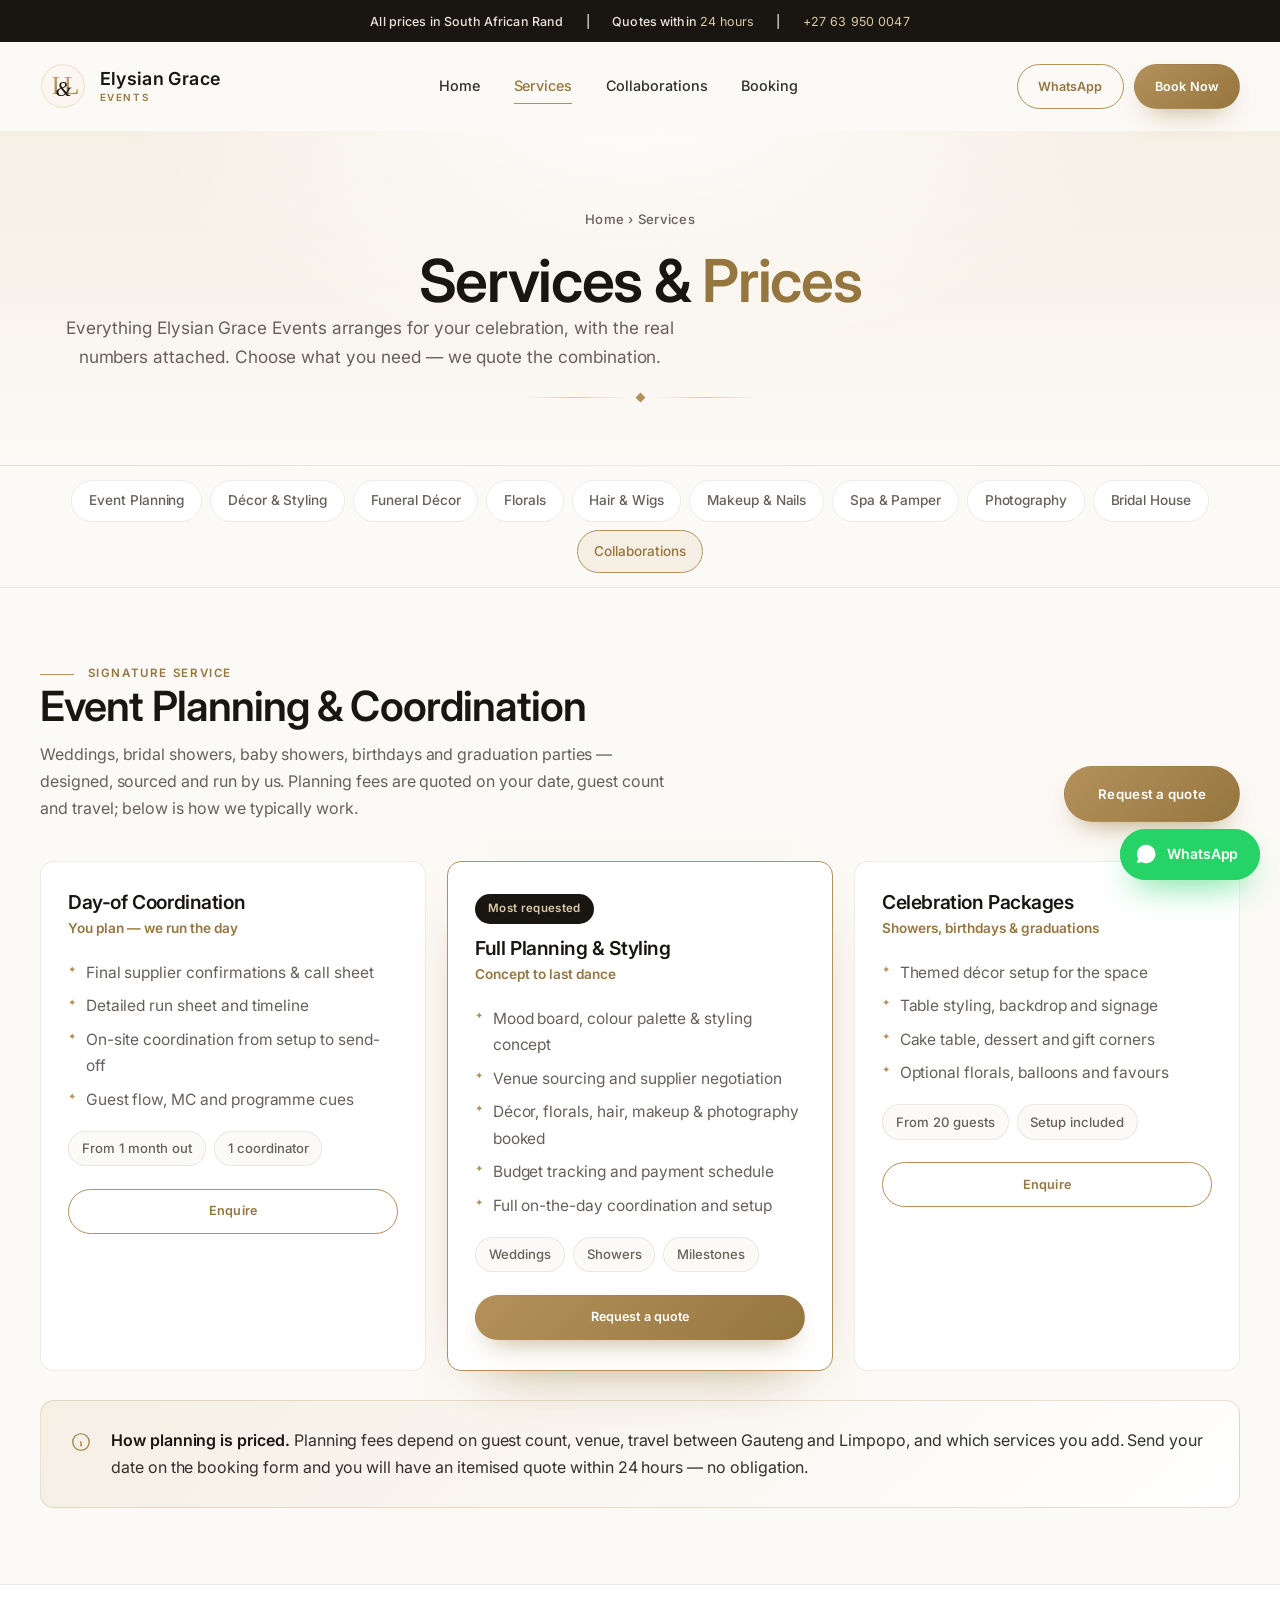
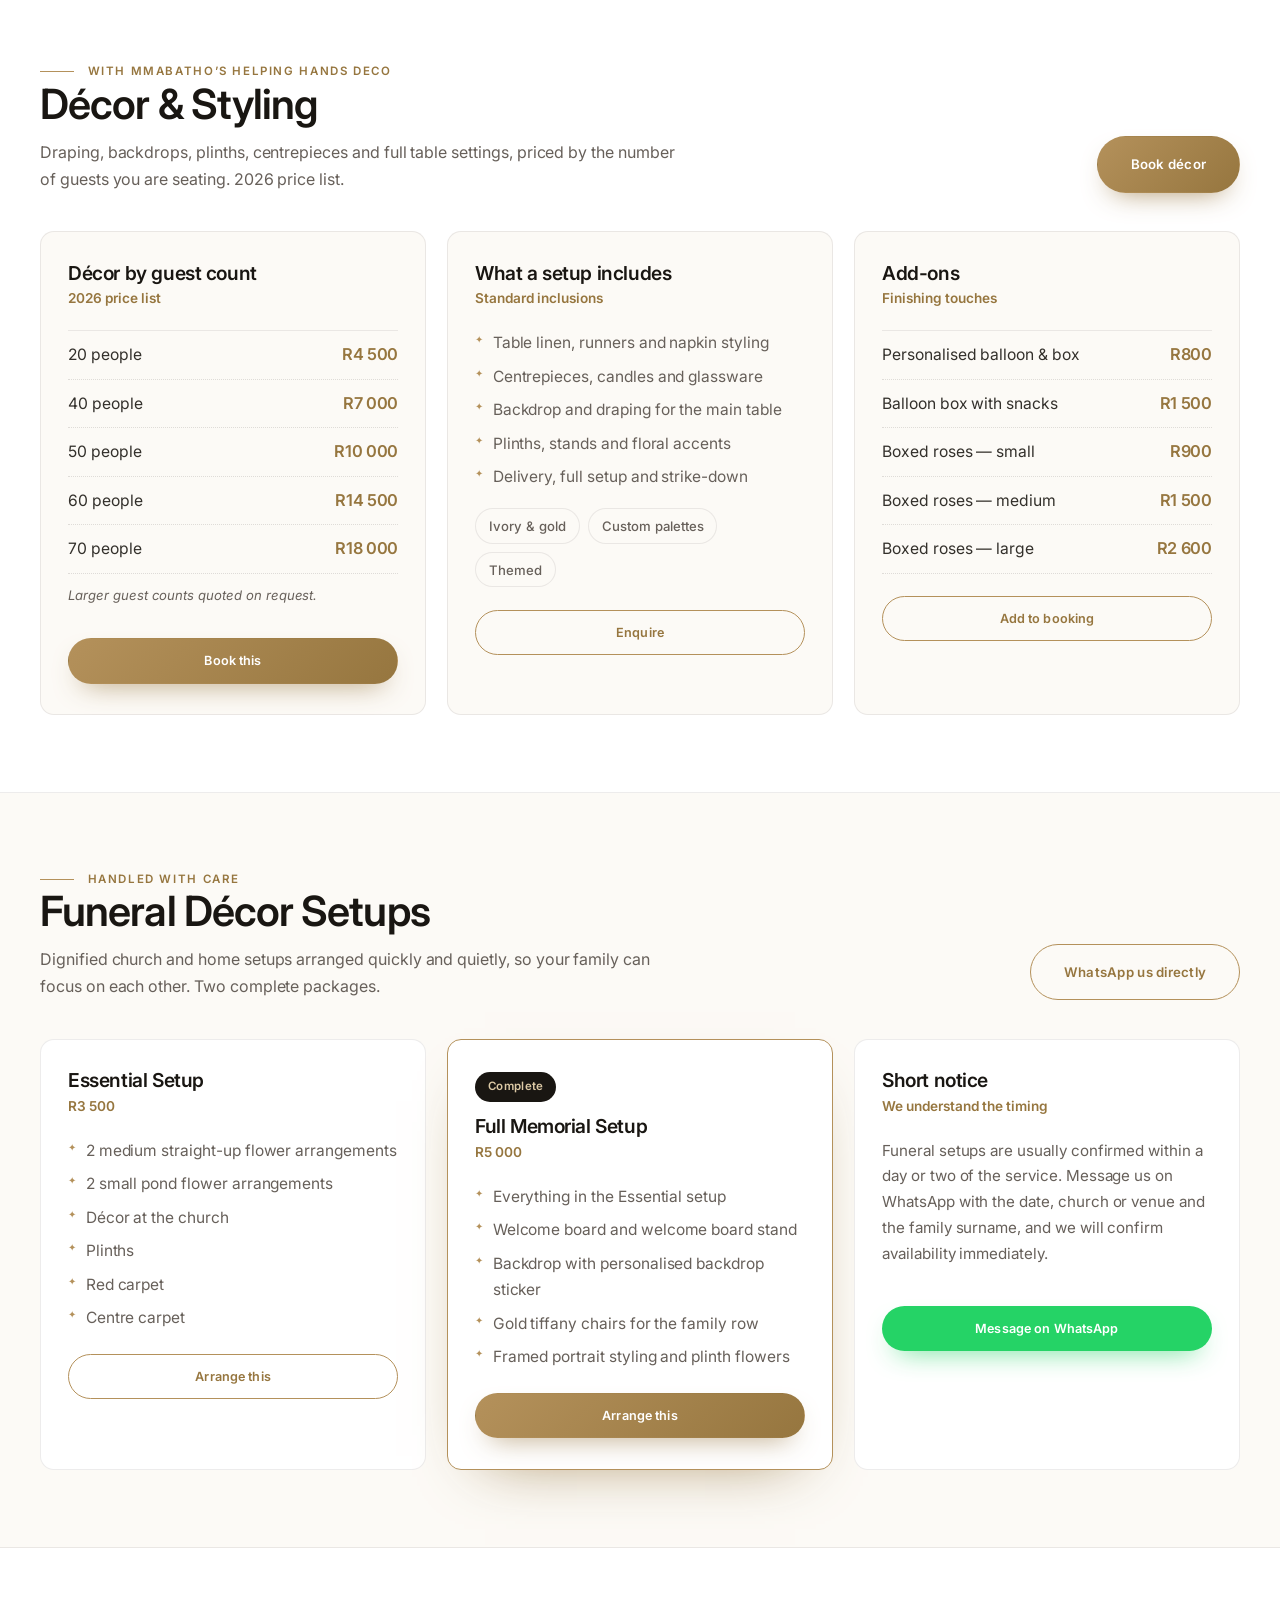
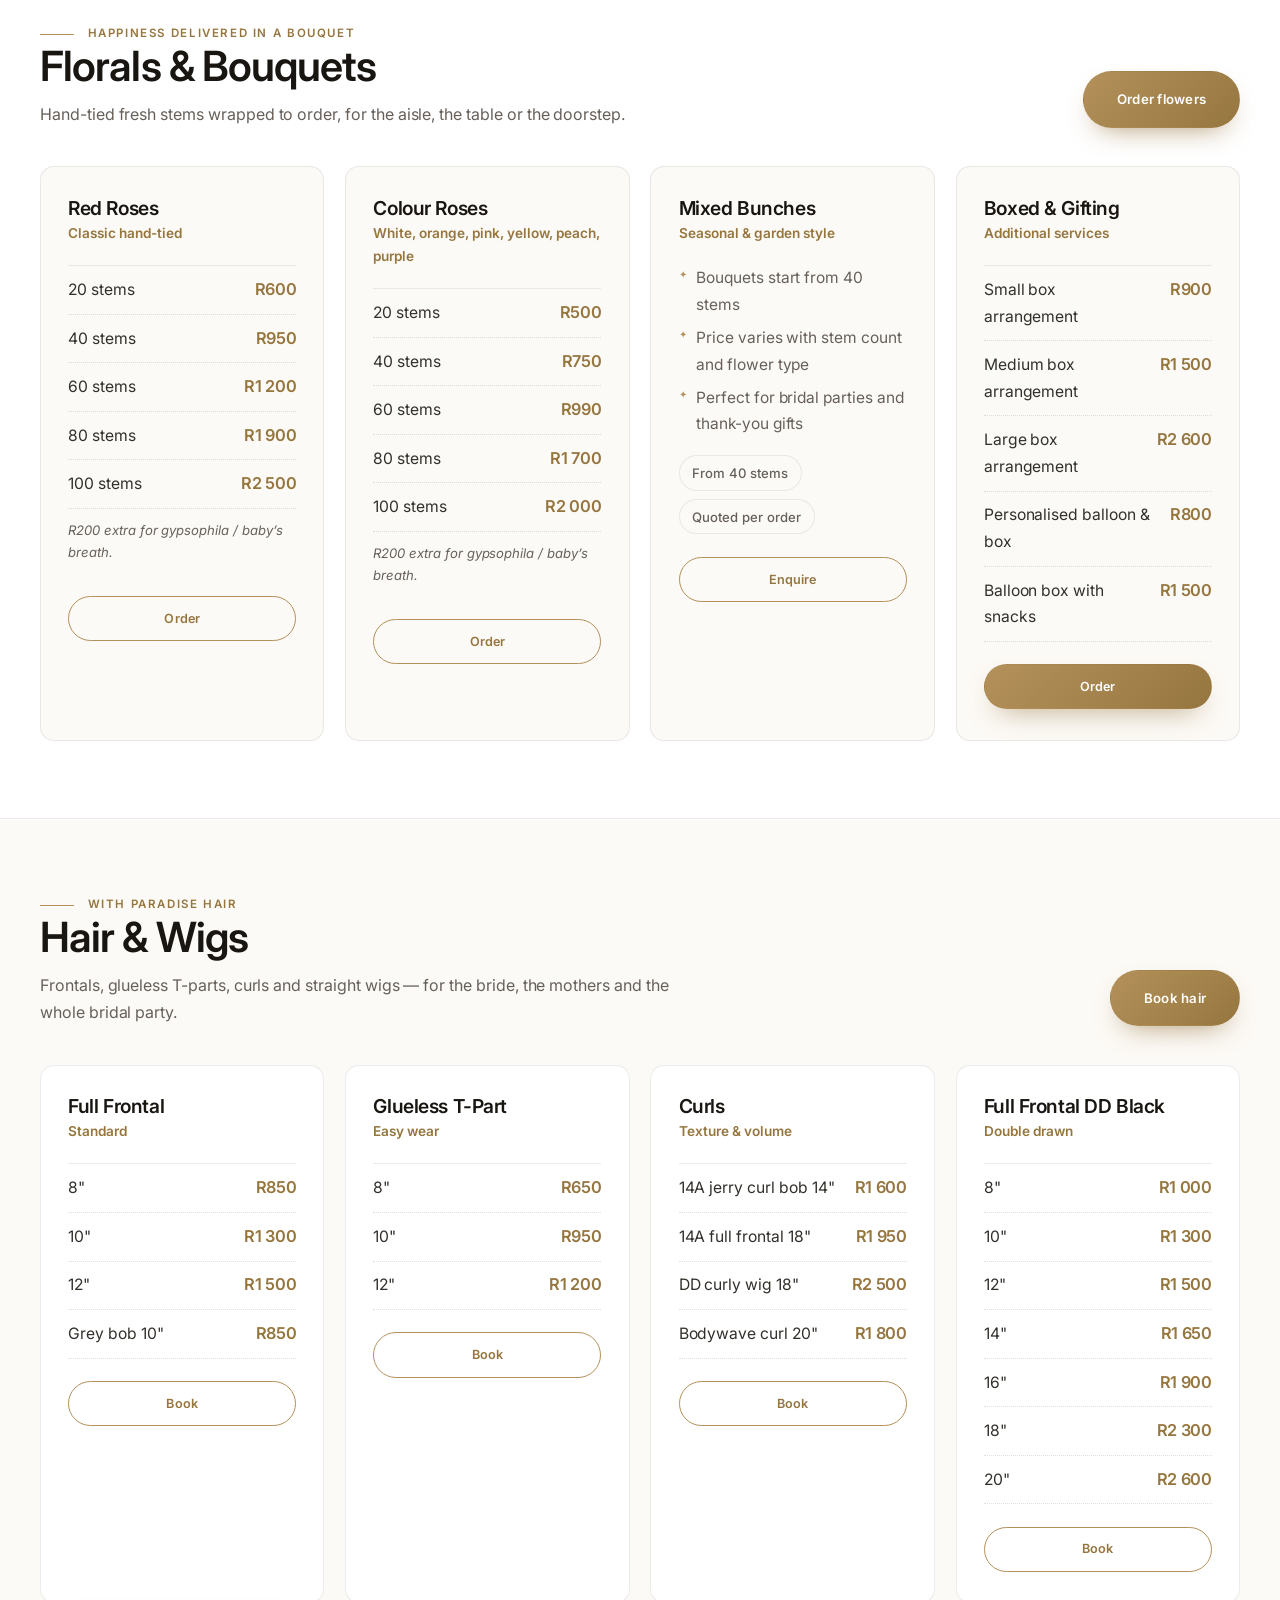
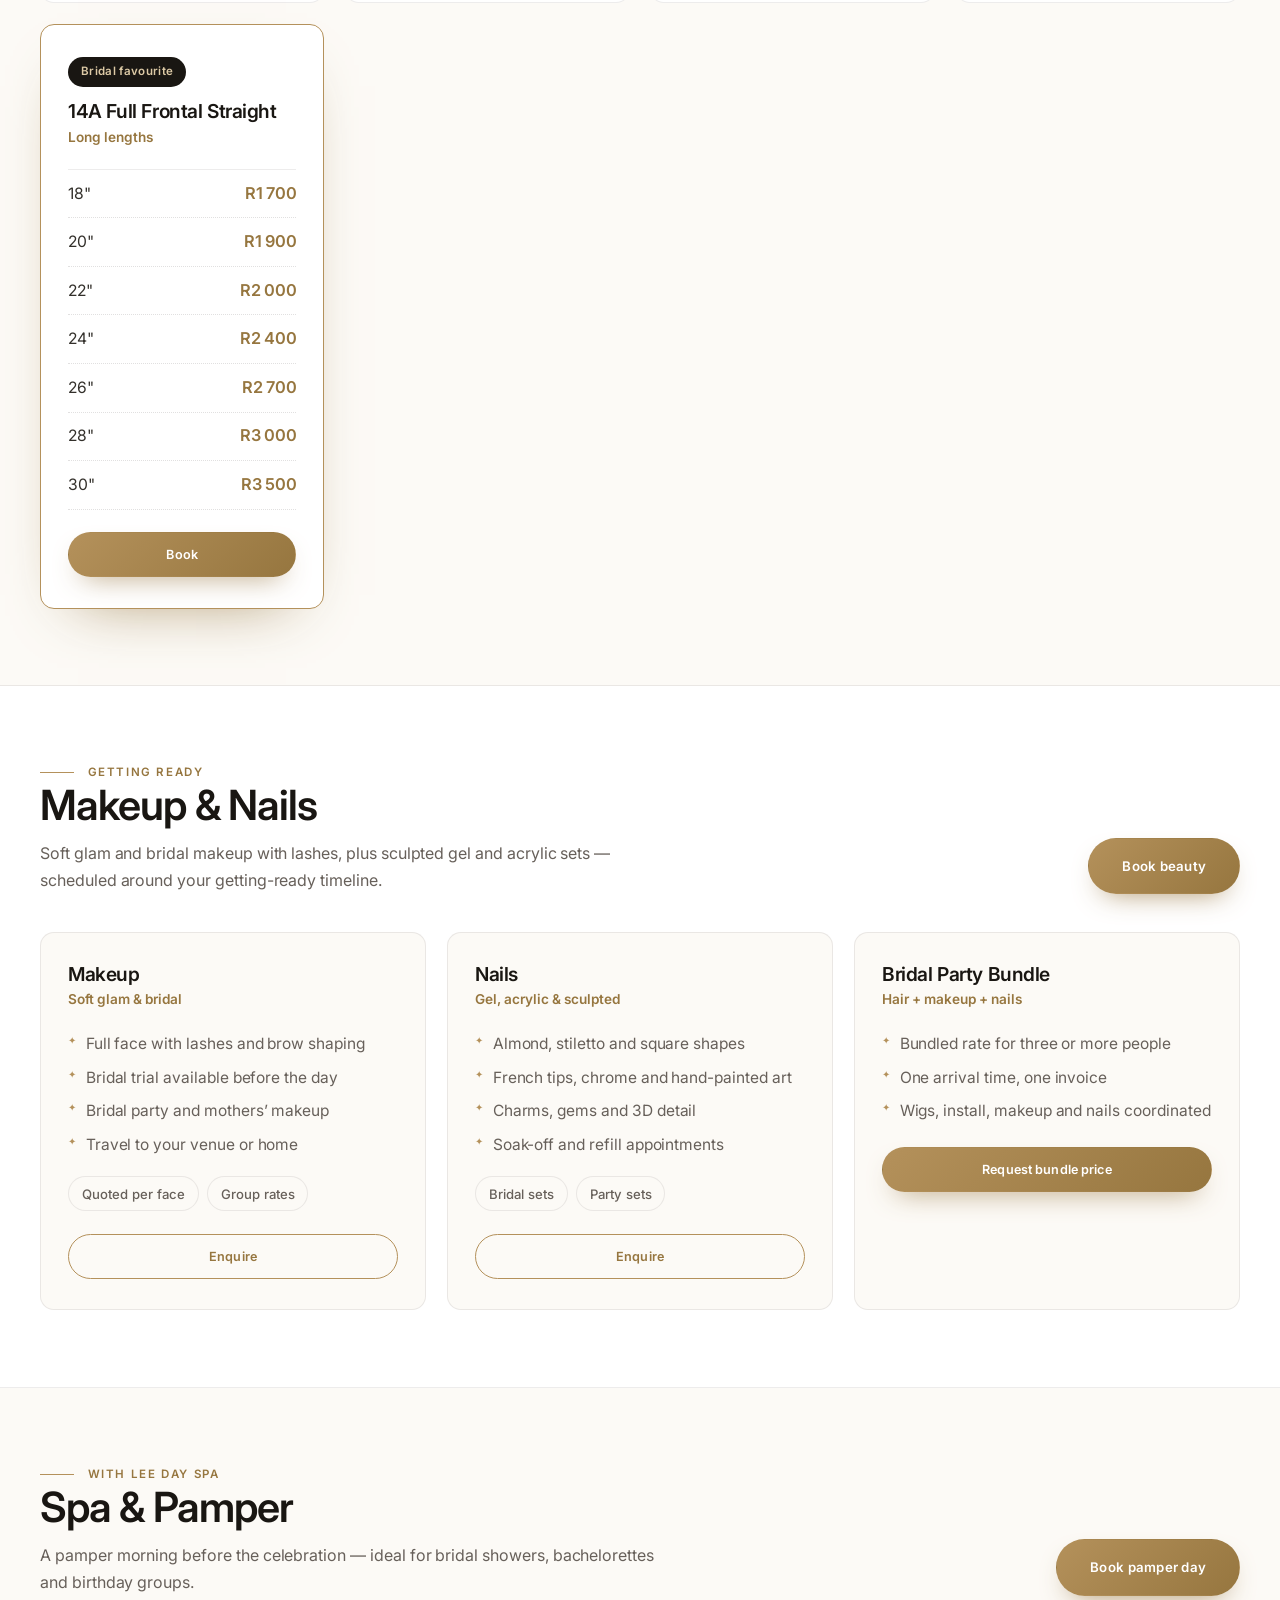
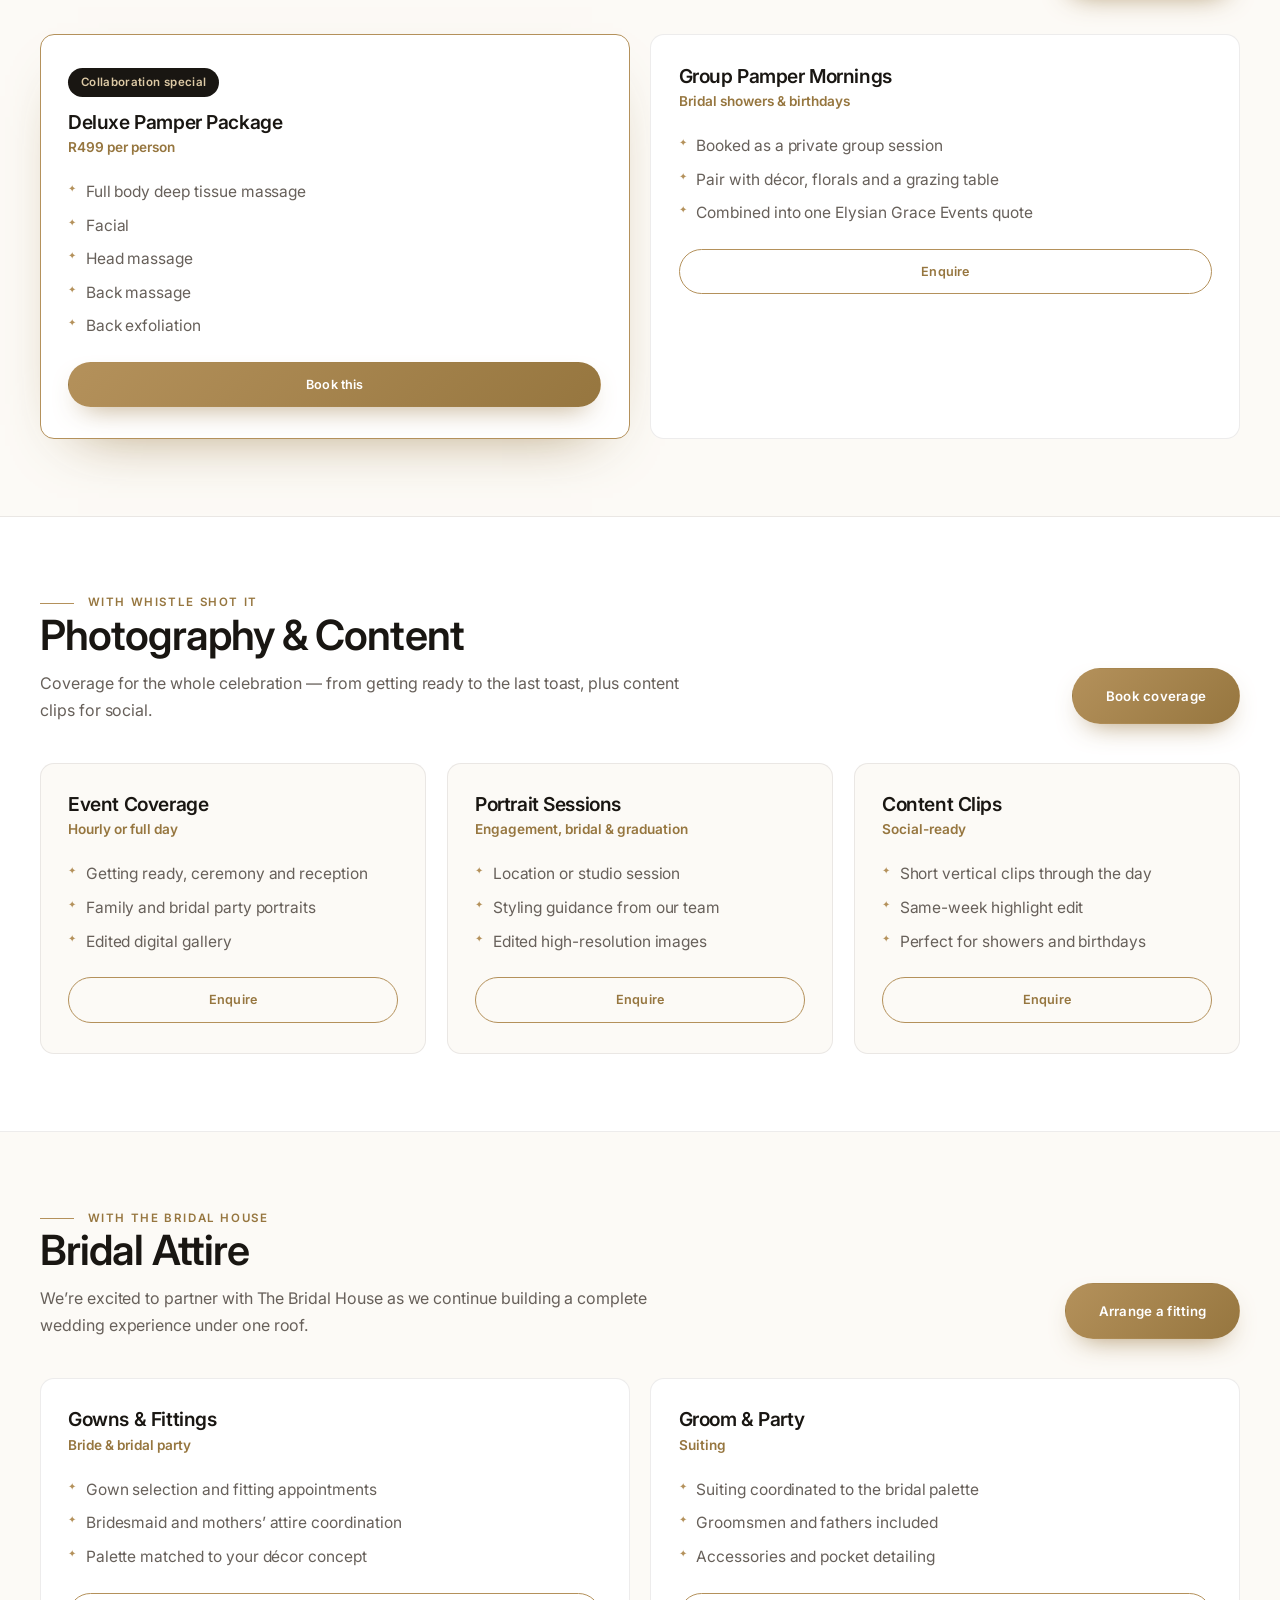
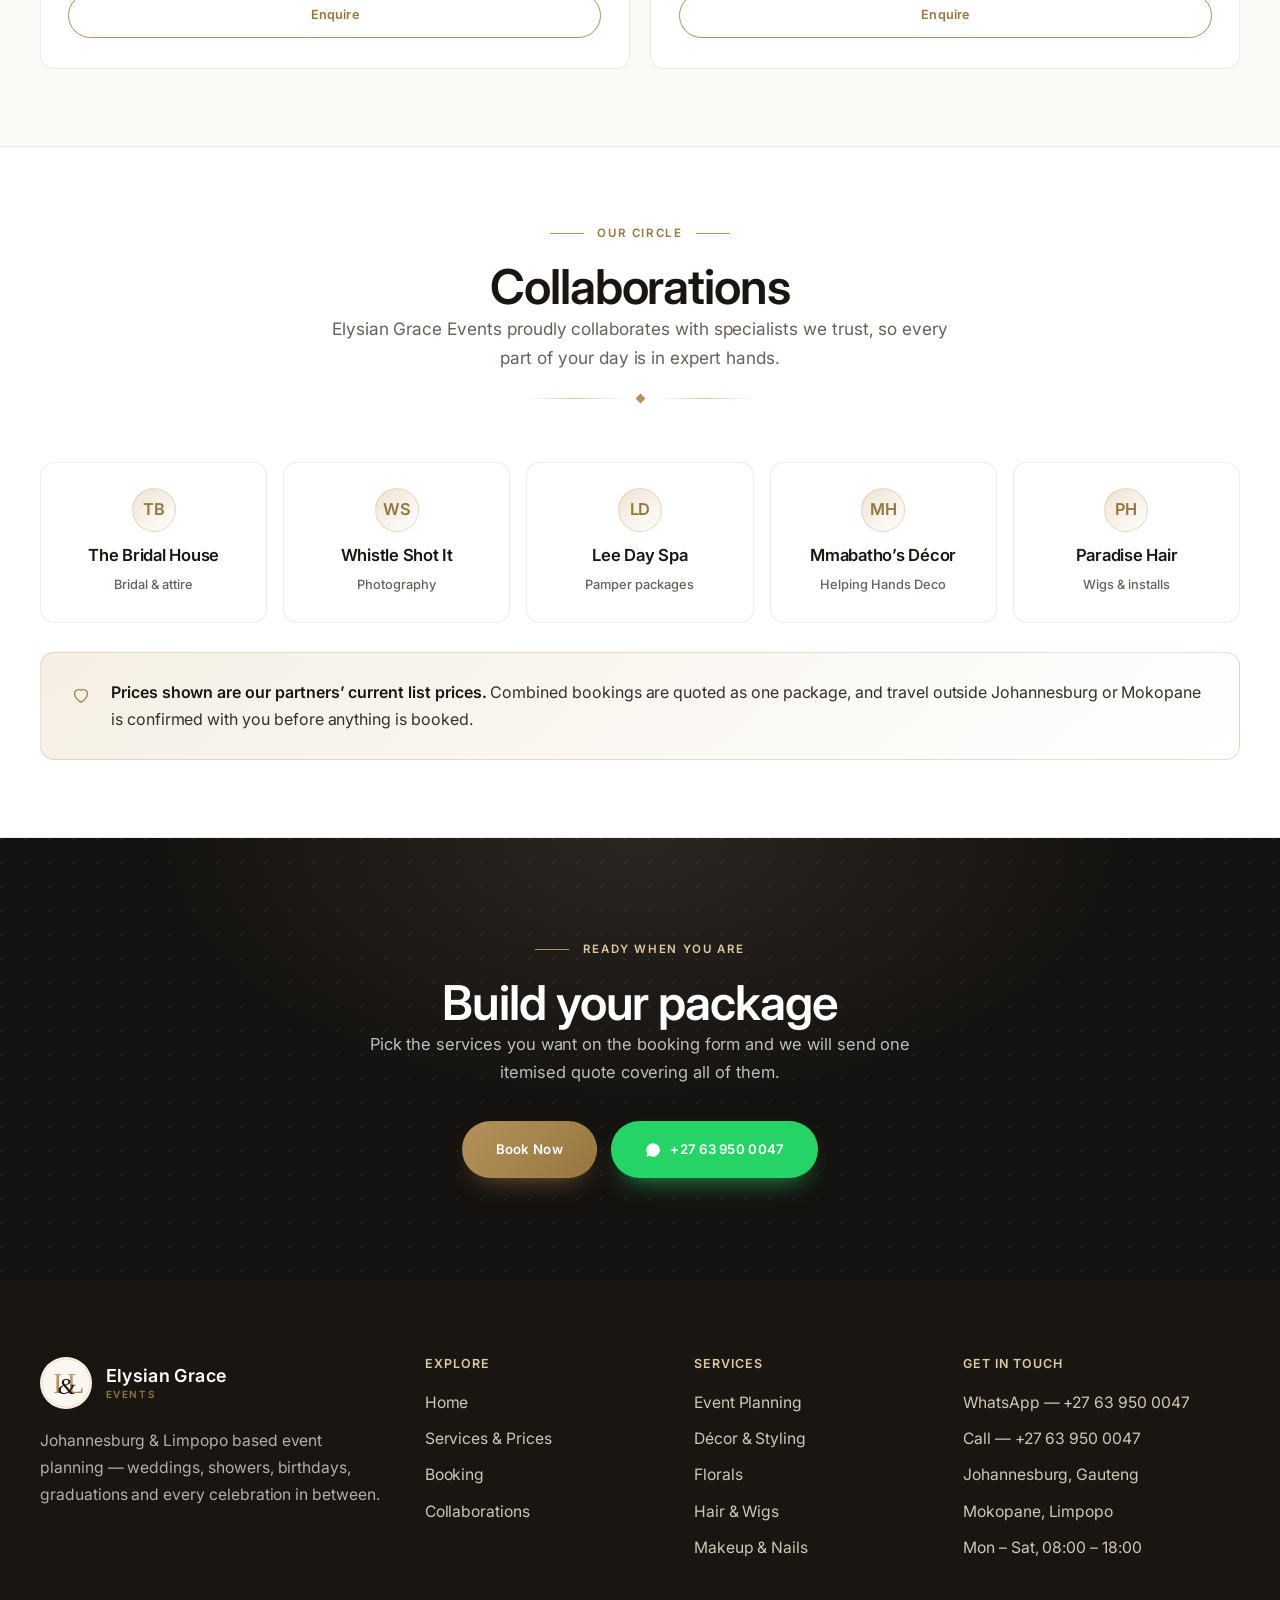
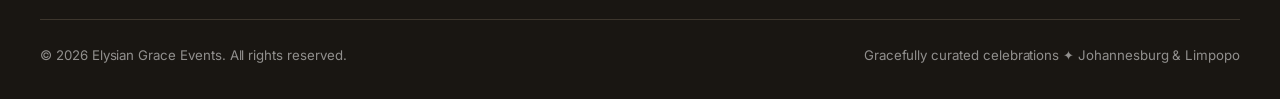
<file: elysian-grace/services.html>
<!DOCTYPE html>
<html lang="en">
<head>
<meta charset="utf-8">
<meta name="viewport" content="width=device-width,initial-scale=1">
<title>Services &amp; Prices — Elysian Grace Events</title>
<meta name="description" content="Event planning, décor and styling, funeral décor, florals, hair, makeup, nails, spa and photography — full price lists from Elysian Grace Events, Johannesburg &amp; Limpopo.">
<meta name="theme-color" content="#B4915B">
<link rel="icon" href="assets/monogram.svg">
<link rel="preconnect" href="https://fonts.googleapis.com">
<link rel="preconnect" href="https://fonts.gstatic.com" crossorigin>
<link href="https://fonts.googleapis.com/css2?family=Inter:wght@400;500;600;700&display=swap" rel="stylesheet">
<link rel="stylesheet" href="styles.css?v=2">
</head>
<body>

<div class="topbar">
  <div class="wrap">
    <span>All prices in South African Rand</span>
    <span class="sep">|</span>
    <span>Quotes within <b>24 hours</b></span>
    <span class="sep">|</span>
    <a href="https://wa.me/27639500047?text=Hi%20Elysian%20Grace%20Events%2C%20I%27d%20like%20a%20quote%20please." target="_blank" rel="noopener"><b>+27 63 950 0047</b></a>
  </div>
</div>

<header class="header" id="header">
  <div class="wrap">
    <a class="brand" href="index.html" aria-label="Elysian Grace Events home">
      <img class="mark" src="assets/monogram.svg" alt="" width="46" height="46">
      <span class="brand-text"><span class="brand-name">Elysian Grace</span><span class="brand-sub">Events</span></span>
    </a>
    <nav class="nav" aria-label="Main">
      <a href="index.html">Home</a>
      <a href="services.html" class="is-active">Services</a>
      <a href="#collabs">Collaborations</a>
      <a href="booking.html">Booking</a>
    </nav>
    <div class="header-cta">
      <a class="btn btn--ghost btn--sm" href="https://wa.me/27639500047?text=Hi%20Elysian%20Grace%20Events%2C%20I%27d%20like%20a%20quote%20please." target="_blank" rel="noopener">WhatsApp</a>
      <a class="btn btn--gold btn--sm" href="booking.html">Book Now</a>
    </div>
    <button class="burger" id="burger" aria-label="Open menu" aria-expanded="false"><span></span><span></span><span></span></button>
  </div>
</header>

<div class="mobile-nav" id="mobileNav">
  <a href="index.html">Home</a><a href="services.html">Services</a><a href="#collabs">Collaborations</a><a href="booking.html">Booking</a>
  <a class="btn btn--gold" href="booking.html">Book Now</a>
</div>

<section class="page-hero">
  <div class="wrap">
    <p class="crumb"><a href="index.html">Home</a> &#8250; Services</p>
    <h1>Services &amp; <em class="accent">Prices</em></h1>
    <p class="lede center">Everything Elysian Grace Events arranges for your celebration, with the real numbers attached. Choose what you need — we quote the combination.</p>
    <div class="divider"><span></span></div>
  </div>
</section>

<nav class="svc-nav" id="svcNav" aria-label="Service categories">
  <div class="wrap">
    <a href="#planning">Event Planning</a>
    <a href="#decor">Décor &amp; Styling</a>
    <a href="#funeral">Funeral Décor</a>
    <a href="#florals">Florals</a>
    <a href="#hair">Hair &amp; Wigs</a>
    <a href="#beauty">Makeup &amp; Nails</a>
    <a href="#spa">Spa &amp; Pamper</a>
    <a href="#photo">Photography</a>
    <a href="#bridal">Bridal House</a>
    <a href="#collabs">Collaborations</a>
  </div>
</nav>

<main>

<!-- ===== EVENT PLANNING ===== -->
<section class="svc" id="planning">
  <div class="wrap">
    <div class="svc-head reveal">
      <div class="txt">
        <p class="eyebrow">Signature service</p>
        <h2>Event Planning &amp; Coordination</h2>
        <p>Weddings, bridal showers, baby showers, birthdays and graduation parties — designed, sourced and run by us. Planning fees are quoted on your date, guest count and travel; below is how we typically work.</p>
      </div>
      <a class="btn btn--gold" href="booking.html?service=Event%20Planning%20%26%20Coordination">Request a quote</a>
    </div>

    <div class="price-grid">
      <article class="price-card reveal">
        <h3>Day-of Coordination</h3>
        <span class="sub">You plan &#8212; we run the day</span>
        <ul class="incl">
          <li>Final supplier confirmations &amp; call sheet</li>
          <li>Detailed run sheet and timeline</li>
          <li>On-site coordination from setup to send-off</li>
          <li>Guest flow, MC and programme cues</li>
        </ul>
        <div class="pill-row"><span class="pill">From 1 month out</span><span class="pill">1 coordinator</span></div>
        <a class="btn btn--ghost btn--sm btn--block" href="booking.html?service=Day-of%20Coordination">Enquire</a>
      </article>

      <article class="price-card is-featured reveal">
        <span class="badge">Most requested</span>
        <h3>Full Planning &amp; Styling</h3>
        <span class="sub">Concept to last dance</span>
        <ul class="incl">
          <li>Mood board, colour palette &amp; styling concept</li>
          <li>Venue sourcing and supplier negotiation</li>
          <li>Décor, florals, hair, makeup &amp; photography booked</li>
          <li>Budget tracking and payment schedule</li>
          <li>Full on-the-day coordination and setup</li>
        </ul>
        <div class="pill-row"><span class="pill">Weddings</span><span class="pill">Showers</span><span class="pill">Milestones</span></div>
        <a class="btn btn--gold btn--sm btn--block" href="booking.html?service=Full%20Planning%20%26%20Styling">Request a quote</a>
      </article>

      <article class="price-card reveal">
        <h3>Celebration Packages</h3>
        <span class="sub">Showers, birthdays &amp; graduations</span>
        <ul class="incl">
          <li>Themed décor setup for the space</li>
          <li>Table styling, backdrop and signage</li>
          <li>Cake table, dessert and gift corners</li>
          <li>Optional florals, balloons and favours</li>
        </ul>
        <div class="pill-row"><span class="pill">From 20 guests</span><span class="pill">Setup included</span></div>
        <a class="btn btn--ghost btn--sm btn--block" href="booking.html?service=Celebration%20Package">Enquire</a>
      </article>
    </div>

    <div class="callout reveal">
      <svg viewBox="0 0 24 24" aria-hidden="true"><circle cx="12" cy="12" r="9"/><path d="M12 8h.01M11 12h1v4h1"/></svg>
      <p><strong>How planning is priced.</strong> Planning fees depend on guest count, venue, travel between Gauteng and Limpopo, and which services you add. Send your date on the booking form and you will have an itemised quote within 24 hours &#8212; no obligation.</p>
    </div>
  </div>
</section>

<!-- ===== DECOR ===== -->
<section class="svc" id="decor">
  <div class="wrap">
    <div class="svc-head reveal">
      <div class="txt">
        <p class="eyebrow">With Mmabatho&#8217;s Helping Hands Deco</p>
        <h2>Décor &amp; Styling</h2>
        <p>Draping, backdrops, plinths, centrepieces and full table settings, priced by the number of guests you are seating. 2026 price list.</p>
      </div>
      <a class="btn btn--gold" href="booking.html?service=D%C3%A9cor%20%26%20Styling">Book décor</a>
    </div>

    <div class="price-grid">
      <article class="price-card reveal">
        <h3>Décor by guest count</h3>
        <span class="sub">2026 price list</span>
        <ul class="plist">
          <li><span>20 people</span><span class="amt">R4 500</span></li>
          <li><span>40 people</span><span class="amt">R7 000</span></li>
          <li><span>50 people</span><span class="amt">R10 000</span></li>
          <li><span>60 people</span><span class="amt">R14 500</span></li>
          <li><span>70 people</span><span class="amt">R18 000</span></li>
          <li class="note">Larger guest counts quoted on request.</li>
        </ul>
        <a class="btn btn--gold btn--sm btn--block" href="booking.html?service=D%C3%A9cor%20%26%20Styling">Book this</a>
      </article>

      <article class="price-card reveal">
        <h3>What a setup includes</h3>
        <span class="sub">Standard inclusions</span>
        <ul class="incl">
          <li>Table linen, runners and napkin styling</li>
          <li>Centrepieces, candles and glassware</li>
          <li>Backdrop and draping for the main table</li>
          <li>Plinths, stands and floral accents</li>
          <li>Delivery, full setup and strike-down</li>
        </ul>
        <div class="pill-row"><span class="pill">Ivory &amp; gold</span><span class="pill">Custom palettes</span><span class="pill">Themed</span></div>
        <a class="btn btn--ghost btn--sm btn--block" href="booking.html?service=D%C3%A9cor%20%26%20Styling">Enquire</a>
      </article>

      <article class="price-card reveal">
        <h3>Add-ons</h3>
        <span class="sub">Finishing touches</span>
        <ul class="plist">
          <li><span>Personalised balloon &amp; box</span><span class="amt">R800</span></li>
          <li><span>Balloon box with snacks</span><span class="amt">R1 500</span></li>
          <li><span>Boxed roses &#8212; small</span><span class="amt">R900</span></li>
          <li><span>Boxed roses &#8212; medium</span><span class="amt">R1 500</span></li>
          <li><span>Boxed roses &#8212; large</span><span class="amt">R2 600</span></li>
        </ul>
        <a class="btn btn--ghost btn--sm btn--block" href="booking.html?service=D%C3%A9cor%20Add-ons">Add to booking</a>
      </article>
    </div>
  </div>
</section>

<!-- ===== FUNERAL ===== -->
<section class="svc" id="funeral">
  <div class="wrap">
    <div class="svc-head reveal">
      <div class="txt">
        <p class="eyebrow">Handled with care</p>
        <h2>Funeral Décor Setups</h2>
        <p>Dignified church and home setups arranged quickly and quietly, so your family can focus on each other. Two complete packages.</p>
      </div>
      <a class="btn btn--ghost" href="https://wa.me/27639500047?text=Hi%20Elysian%20Grace%20Events%2C%20we%20need%20help%20with%20a%20funeral%20d%C3%A9cor%20setup." target="_blank" rel="noopener">WhatsApp us directly</a>
    </div>

    <div class="price-grid">
      <article class="price-card reveal">
        <h3>Essential Setup</h3>
        <span class="sub">R3 500</span>
        <ul class="incl">
          <li>2 medium straight-up flower arrangements</li>
          <li>2 small pond flower arrangements</li>
          <li>Décor at the church</li>
          <li>Plinths</li>
          <li>Red carpet</li>
          <li>Centre carpet</li>
        </ul>
        <a class="btn btn--ghost btn--sm btn--block" href="booking.html?service=Funeral%20D%C3%A9cor%20%E2%80%94%20Essential%20(R3%20500)">Arrange this</a>
      </article>

      <article class="price-card is-featured reveal">
        <span class="badge">Complete</span>
        <h3>Full Memorial Setup</h3>
        <span class="sub">R5 000</span>
        <ul class="incl">
          <li>Everything in the Essential setup</li>
          <li>Welcome board and welcome board stand</li>
          <li>Backdrop with personalised backdrop sticker</li>
          <li>Gold tiffany chairs for the family row</li>
          <li>Framed portrait styling and plinth flowers</li>
        </ul>
        <a class="btn btn--gold btn--sm btn--block" href="booking.html?service=Funeral%20D%C3%A9cor%20%E2%80%94%20Full%20Memorial%20(R5%20000)">Arrange this</a>
      </article>

      <article class="price-card reveal">
        <h3>Short notice</h3>
        <span class="sub">We understand the timing</span>
        <p style="font-size:.95rem;color:var(--muted)">Funeral setups are usually confirmed within a day or two of the service. Message us on WhatsApp with the date, church or venue and the family surname, and we will confirm availability immediately.</p>
        <a class="btn btn--wa btn--sm btn--block" href="https://wa.me/27639500047?text=Hi%20Elysian%20Grace%20Events%2C%20we%20need%20a%20funeral%20d%C3%A9cor%20setup.%20The%20service%20date%20is%3A" target="_blank" rel="noopener">Message on WhatsApp</a>
      </article>
    </div>
  </div>
</section>

<!-- ===== FLORALS ===== -->
<section class="svc" id="florals">
  <div class="wrap">
    <div class="svc-head reveal">
      <div class="txt">
        <p class="eyebrow">Happiness delivered in a bouquet</p>
        <h2>Florals &amp; Bouquets</h2>
        <p>Hand-tied fresh stems wrapped to order, for the aisle, the table or the doorstep.</p>
      </div>
      <a class="btn btn--gold" href="booking.html?service=Florals%20%26%20Bouquets">Order flowers</a>
    </div>

    <div class="price-grid">
      <article class="price-card reveal">
        <h3>Red Roses</h3>
        <span class="sub">Classic hand-tied</span>
        <ul class="plist">
          <li><span>20 stems</span><span class="amt">R600</span></li>
          <li><span>40 stems</span><span class="amt">R950</span></li>
          <li><span>60 stems</span><span class="amt">R1 200</span></li>
          <li><span>80 stems</span><span class="amt">R1 900</span></li>
          <li><span>100 stems</span><span class="amt">R2 500</span></li>
          <li class="note">R200 extra for gypsophila / baby&#8217;s breath.</li>
        </ul>
        <a class="btn btn--ghost btn--sm btn--block" href="booking.html?service=Red%20Roses%20Bouquet">Order</a>
      </article>

      <article class="price-card reveal">
        <h3>Colour Roses</h3>
        <span class="sub">White, orange, pink, yellow, peach, purple</span>
        <ul class="plist">
          <li><span>20 stems</span><span class="amt">R500</span></li>
          <li><span>40 stems</span><span class="amt">R750</span></li>
          <li><span>60 stems</span><span class="amt">R990</span></li>
          <li><span>80 stems</span><span class="amt">R1 700</span></li>
          <li><span>100 stems</span><span class="amt">R2 000</span></li>
          <li class="note">R200 extra for gypsophila / baby&#8217;s breath.</li>
        </ul>
        <a class="btn btn--ghost btn--sm btn--block" href="booking.html?service=Colour%20Roses%20Bouquet">Order</a>
      </article>

      <article class="price-card reveal">
        <h3>Mixed Bunches</h3>
        <span class="sub">Seasonal &amp; garden style</span>
        <ul class="incl">
          <li>Bouquets start from 40 stems</li>
          <li>Price varies with stem count and flower type</li>
          <li>Perfect for bridal parties and thank-you gifts</li>
        </ul>
        <div class="pill-row"><span class="pill">From 40 stems</span><span class="pill">Quoted per order</span></div>
        <a class="btn btn--ghost btn--sm btn--block" href="booking.html?service=Mixed%20Flower%20Bunch">Enquire</a>
      </article>

      <article class="price-card reveal">
        <h3>Boxed &amp; Gifting</h3>
        <span class="sub">Additional services</span>
        <ul class="plist">
          <li><span>Small box arrangement</span><span class="amt">R900</span></li>
          <li><span>Medium box arrangement</span><span class="amt">R1 500</span></li>
          <li><span>Large box arrangement</span><span class="amt">R2 600</span></li>
          <li><span>Personalised balloon &amp; box</span><span class="amt">R800</span></li>
          <li><span>Balloon box with snacks</span><span class="amt">R1 500</span></li>
        </ul>
        <a class="btn btn--gold btn--sm btn--block" href="booking.html?service=Boxed%20Flowers%20%2F%20Gift%20Box">Order</a>
      </article>
    </div>
  </div>
</section>

<!-- ===== HAIR ===== -->
<section class="svc" id="hair">
  <div class="wrap">
    <div class="svc-head reveal">
      <div class="txt">
        <p class="eyebrow">With Paradise Hair</p>
        <h2>Hair &amp; Wigs</h2>
        <p>Frontals, glueless T-parts, curls and straight wigs — for the bride, the mothers and the whole bridal party.</p>
      </div>
      <a class="btn btn--gold" href="booking.html?service=Hair%20%26%20Wigs">Book hair</a>
    </div>

    <div class="price-grid">
      <article class="price-card reveal">
        <h3>Full Frontal</h3>
        <span class="sub">Standard</span>
        <ul class="plist">
          <li><span>8&quot;</span><span class="amt">R850</span></li>
          <li><span>10&quot;</span><span class="amt">R1 300</span></li>
          <li><span>12&quot;</span><span class="amt">R1 500</span></li>
          <li><span>Grey bob 10&quot;</span><span class="amt">R850</span></li>
        </ul>
        <a class="btn btn--ghost btn--sm btn--block" href="booking.html?service=Hair%20%E2%80%94%20Full%20Frontal">Book</a>
      </article>

      <article class="price-card reveal">
        <h3>Glueless T-Part</h3>
        <span class="sub">Easy wear</span>
        <ul class="plist">
          <li><span>8&quot;</span><span class="amt">R650</span></li>
          <li><span>10&quot;</span><span class="amt">R950</span></li>
          <li><span>12&quot;</span><span class="amt">R1 200</span></li>
        </ul>
        <a class="btn btn--ghost btn--sm btn--block" href="booking.html?service=Hair%20%E2%80%94%20Glueless%20T-Part">Book</a>
      </article>

      <article class="price-card reveal">
        <h3>Curls</h3>
        <span class="sub">Texture &amp; volume</span>
        <ul class="plist">
          <li><span>14A jerry curl bob 14&quot;</span><span class="amt">R1 600</span></li>
          <li><span>14A full frontal 18&quot;</span><span class="amt">R1 950</span></li>
          <li><span>DD curly wig 18&quot;</span><span class="amt">R2 500</span></li>
          <li><span>Bodywave curl 20&quot;</span><span class="amt">R1 800</span></li>
        </ul>
        <a class="btn btn--ghost btn--sm btn--block" href="booking.html?service=Hair%20%E2%80%94%20Curls">Book</a>
      </article>

      <article class="price-card reveal">
        <h3>Full Frontal DD Black</h3>
        <span class="sub">Double drawn</span>
        <ul class="plist">
          <li><span>8&quot;</span><span class="amt">R1 000</span></li>
          <li><span>10&quot;</span><span class="amt">R1 300</span></li>
          <li><span>12&quot;</span><span class="amt">R1 500</span></li>
          <li><span>14&quot;</span><span class="amt">R1 650</span></li>
          <li><span>16&quot;</span><span class="amt">R1 900</span></li>
          <li><span>18&quot;</span><span class="amt">R2 300</span></li>
          <li><span>20&quot;</span><span class="amt">R2 600</span></li>
        </ul>
        <a class="btn btn--ghost btn--sm btn--block" href="booking.html?service=Hair%20%E2%80%94%20Full%20Frontal%20DD%20Black">Book</a>
      </article>

      <article class="price-card is-featured reveal">
        <span class="badge">Bridal favourite</span>
        <h3>14A Full Frontal Straight</h3>
        <span class="sub">Long lengths</span>
        <ul class="plist">
          <li><span>18&quot;</span><span class="amt">R1 700</span></li>
          <li><span>20&quot;</span><span class="amt">R1 900</span></li>
          <li><span>22&quot;</span><span class="amt">R2 000</span></li>
          <li><span>24&quot;</span><span class="amt">R2 400</span></li>
          <li><span>26&quot;</span><span class="amt">R2 700</span></li>
          <li><span>28&quot;</span><span class="amt">R3 000</span></li>
          <li><span>30&quot;</span><span class="amt">R3 500</span></li>
        </ul>
        <a class="btn btn--gold btn--sm btn--block" href="booking.html?service=Hair%20%E2%80%94%2014A%20Full%20Frontal%20Straight">Book</a>
      </article>
    </div>
  </div>
</section>

<!-- ===== BEAUTY ===== -->
<section class="svc" id="beauty">
  <div class="wrap">
    <div class="svc-head reveal">
      <div class="txt">
        <p class="eyebrow">Getting ready</p>
        <h2>Makeup &amp; Nails</h2>
        <p>Soft glam and bridal makeup with lashes, plus sculpted gel and acrylic sets — scheduled around your getting-ready timeline.</p>
      </div>
      <a class="btn btn--gold" href="booking.html?service=Makeup%20%26%20Nails">Book beauty</a>
    </div>

    <div class="price-grid">
      <article class="price-card reveal">
        <h3>Makeup</h3>
        <span class="sub">Soft glam &amp; bridal</span>
        <ul class="incl">
          <li>Full face with lashes and brow shaping</li>
          <li>Bridal trial available before the day</li>
          <li>Bridal party and mothers&#8217; makeup</li>
          <li>Travel to your venue or home</li>
        </ul>
        <div class="pill-row"><span class="pill">Quoted per face</span><span class="pill">Group rates</span></div>
        <a class="btn btn--ghost btn--sm btn--block" href="booking.html?service=Makeup">Enquire</a>
      </article>

      <article class="price-card reveal">
        <h3>Nails</h3>
        <span class="sub">Gel, acrylic &amp; sculpted</span>
        <ul class="incl">
          <li>Almond, stiletto and square shapes</li>
          <li>French tips, chrome and hand-painted art</li>
          <li>Charms, gems and 3D detail</li>
          <li>Soak-off and refill appointments</li>
        </ul>
        <div class="pill-row"><span class="pill">Bridal sets</span><span class="pill">Party sets</span></div>
        <a class="btn btn--ghost btn--sm btn--block" href="booking.html?service=Nails">Enquire</a>
      </article>

      <article class="price-card reveal">
        <h3>Bridal Party Bundle</h3>
        <span class="sub">Hair + makeup + nails</span>
        <ul class="incl">
          <li>Bundled rate for three or more people</li>
          <li>One arrival time, one invoice</li>
          <li>Wigs, install, makeup and nails coordinated</li>
        </ul>
        <a class="btn btn--gold btn--sm btn--block" href="booking.html?service=Bridal%20Party%20Beauty%20Bundle">Request bundle price</a>
      </article>
    </div>
  </div>
</section>

<!-- ===== SPA ===== -->
<section class="svc" id="spa">
  <div class="wrap">
    <div class="svc-head reveal">
      <div class="txt">
        <p class="eyebrow">With Lee Day Spa</p>
        <h2>Spa &amp; Pamper</h2>
        <p>A pamper morning before the celebration — ideal for bridal showers, bachelorettes and birthday groups.</p>
      </div>
      <a class="btn btn--gold" href="booking.html?service=Spa%20%26%20Pamper">Book pamper day</a>
    </div>

    <div class="price-grid">
      <article class="price-card is-featured reveal">
        <span class="badge">Collaboration special</span>
        <h3>Deluxe Pamper Package</h3>
        <span class="sub">R499 per person</span>
        <ul class="incl">
          <li>Full body deep tissue massage</li>
          <li>Facial</li>
          <li>Head massage</li>
          <li>Back massage</li>
          <li>Back exfoliation</li>
        </ul>
        <a class="btn btn--gold btn--sm btn--block" href="booking.html?service=Deluxe%20Pamper%20Package%20(R499)">Book this</a>
      </article>

      <article class="price-card reveal">
        <h3>Group Pamper Mornings</h3>
        <span class="sub">Bridal showers &amp; birthdays</span>
        <ul class="incl">
          <li>Booked as a private group session</li>
          <li>Pair with décor, florals and a grazing table</li>
          <li>Combined into one Elysian Grace Events quote</li>
        </ul>
        <a class="btn btn--ghost btn--sm btn--block" href="booking.html?service=Group%20Pamper%20Morning">Enquire</a>
      </article>
    </div>
  </div>
</section>

<!-- ===== PHOTOGRAPHY ===== -->
<section class="svc" id="photo">
  <div class="wrap">
    <div class="svc-head reveal">
      <div class="txt">
        <p class="eyebrow">With Whistle Shot It</p>
        <h2>Photography &amp; Content</h2>
        <p>Coverage for the whole celebration — from getting ready to the last toast, plus content clips for social.</p>
      </div>
      <a class="btn btn--gold" href="booking.html?service=Photography">Book coverage</a>
    </div>

    <div class="price-grid">
      <article class="price-card reveal">
        <h3>Event Coverage</h3>
        <span class="sub">Hourly or full day</span>
        <ul class="incl">
          <li>Getting ready, ceremony and reception</li>
          <li>Family and bridal party portraits</li>
          <li>Edited digital gallery</li>
        </ul>
        <a class="btn btn--ghost btn--sm btn--block" href="booking.html?service=Photography%20%E2%80%94%20Event%20Coverage">Enquire</a>
      </article>
      <article class="price-card reveal">
        <h3>Portrait Sessions</h3>
        <span class="sub">Engagement, bridal &amp; graduation</span>
        <ul class="incl">
          <li>Location or studio session</li>
          <li>Styling guidance from our team</li>
          <li>Edited high-resolution images</li>
        </ul>
        <a class="btn btn--ghost btn--sm btn--block" href="booking.html?service=Photography%20%E2%80%94%20Portrait%20Session">Enquire</a>
      </article>
      <article class="price-card reveal">
        <h3>Content Clips</h3>
        <span class="sub">Social-ready</span>
        <ul class="incl">
          <li>Short vertical clips through the day</li>
          <li>Same-week highlight edit</li>
          <li>Perfect for showers and birthdays</li>
        </ul>
        <a class="btn btn--ghost btn--sm btn--block" href="booking.html?service=Photography%20%E2%80%94%20Content%20Clips">Enquire</a>
      </article>
    </div>
  </div>
</section>

<!-- ===== BRIDAL ===== -->
<section class="svc" id="bridal">
  <div class="wrap">
    <div class="svc-head reveal">
      <div class="txt">
        <p class="eyebrow">With The Bridal House</p>
        <h2>Bridal Attire</h2>
        <p>We&#8217;re excited to partner with The Bridal House as we continue building a complete wedding experience under one roof.</p>
      </div>
      <a class="btn btn--gold" href="booking.html?service=Bridal%20Attire">Arrange a fitting</a>
    </div>
    <div class="price-grid">
      <article class="price-card reveal">
        <h3>Gowns &amp; Fittings</h3>
        <span class="sub">Bride &amp; bridal party</span>
        <ul class="incl">
          <li>Gown selection and fitting appointments</li>
          <li>Bridesmaid and mothers&#8217; attire coordination</li>
          <li>Palette matched to your décor concept</li>
        </ul>
        <a class="btn btn--ghost btn--sm btn--block" href="booking.html?service=Bridal%20Attire">Enquire</a>
      </article>
      <article class="price-card reveal">
        <h3>Groom &amp; Party</h3>
        <span class="sub">Suiting</span>
        <ul class="incl">
          <li>Suiting coordinated to the bridal palette</li>
          <li>Groomsmen and fathers included</li>
          <li>Accessories and pocket detailing</li>
        </ul>
        <a class="btn btn--ghost btn--sm btn--block" href="booking.html?service=Groom%20%26%20Party%20Suiting">Enquire</a>
      </article>
    </div>
  </div>
</section>

<!-- ===== COLLABORATIONS ===== -->
<section class="svc" id="collabs">
  <div class="wrap">
    <div class="section-head center reveal" style="margin-inline:auto">
      <p class="eyebrow">Our circle</p>
      <h2 class="h2">Collaborations</h2>
      <p class="lede">Elysian Grace Events proudly collaborates with specialists we trust, so every part of your day is in expert hands.</p>
      <div class="divider"><span></span></div>
    </div>
    <div class="partners">
      <div class="partner reveal"><div class="p-mark">TB</div><h4>The Bridal House</h4><span>Bridal &amp; attire</span></div>
      <div class="partner reveal"><div class="p-mark">WS</div><h4>Whistle Shot It</h4><span>Photography</span></div>
      <div class="partner reveal"><div class="p-mark">LD</div><h4>Lee Day Spa</h4><span>Pamper packages</span></div>
      <div class="partner reveal"><div class="p-mark">MH</div><h4>Mmabatho&#8217;s Décor</h4><span>Helping Hands Deco</span></div>
      <div class="partner reveal"><div class="p-mark">PH</div><h4>Paradise Hair</h4><span>Wigs &amp; installs</span></div>
    </div>
    <div class="callout reveal">
      <svg viewBox="0 0 24 24" aria-hidden="true"><path d="M12 21s-7-4.6-7-9.6A4.4 4.4 0 0 1 12 8a4.4 4.4 0 0 1 7 3.4c0 5-7 9.6-7 9.6z"/></svg>
      <p><strong>Prices shown are our partners&#8217; current list prices.</strong> Combined bookings are quoted as one package, and travel outside Johannesburg or Mokopane is confirmed with you before anything is booked.</p>
    </div>
  </div>
</section>

</main>

<section class="cta">
  <div class="wrap">
    <p class="eyebrow">Ready when you are</p>
    <h2 class="h2">Build your package</h2>
    <p>Pick the services you want on the booking form and we will send one itemised quote covering all of them.</p>
    <div class="hero-actions">
      <a class="btn btn--gold" href="booking.html">Book Now</a>
      <a class="btn btn--wa" href="https://wa.me/27639500047?text=Hi%20Elysian%20Grace%20Events%2C%20I%27d%20like%20a%20quote%20please." target="_blank" rel="noopener">
        <svg viewBox="0 0 24 24" fill="currentColor" aria-hidden="true"><path d="M17.5 14.4c-.3-.2-1.8-.9-2-1s-.5-.2-.7.1-.8 1-.9 1.2-.3.2-.6.1a8 8 0 0 1-2.4-1.5 9 9 0 0 1-1.6-2c-.2-.3 0-.5.1-.6l.5-.6.3-.5v-.5l-1-2.3c-.2-.6-.5-.5-.7-.5h-.6c-.2 0-.5.1-.8.4-.3.3-1 1-1 2.5s1 2.9 1.2 3.1c.2.2 2.1 3.2 5 4.5 1.9.8 2.6.9 3.5.7.6-.1 1.8-.7 2-1.4.3-.7.3-1.3.2-1.4-.1-.2-.3-.2-.5-.3zM12 2a10 10 0 0 0-8.6 15L2 22l5.2-1.4A10 10 0 1 0 12 2z"/></svg>
        +27 63 950 0047
      </a>
    </div>
  </div>
</section>

<footer class="footer">
  <div class="wrap">
    <div class="footer-grid">
      <div>
        <div class="f-brand">
          <img class="mark" src="assets/monogram.svg" alt="" width="52" height="52" loading="lazy">
          <span class="brand-text"><span class="brand-name">Elysian Grace</span><span class="brand-sub">Events</span></span>
        </div>
        <p>Johannesburg &amp; Limpopo based event planning — weddings, showers, birthdays, graduations and every celebration in between.</p>
      </div>
      <div><h4>Explore</h4><ul><li><a href="index.html">Home</a></li><li><a href="services.html">Services &amp; Prices</a></li><li><a href="booking.html">Booking</a></li><li><a href="#collabs">Collaborations</a></li></ul></div>
      <div><h4>Services</h4><ul><li><a href="#planning">Event Planning</a></li><li><a href="#decor">Décor &amp; Styling</a></li><li><a href="#florals">Florals</a></li><li><a href="#hair">Hair &amp; Wigs</a></li><li><a href="#beauty">Makeup &amp; Nails</a></li></ul></div>
      <div><h4>Get in touch</h4><ul>
        <li><a href="https://wa.me/27639500047" target="_blank" rel="noopener">WhatsApp &#8212; +27 63 950 0047</a></li>
        <li><a href="tel:+27639500047">Call &#8212; +27 63 950 0047</a></li>
        <li>Johannesburg, Gauteng</li><li>Mokopane, Limpopo</li><li>Mon &#8211; Sat, 08:00 &#8211; 18:00</li>
      </ul></div>
    </div>
    <div class="footer-bottom">
      <span>&copy; <span id="year">2026</span> Elysian Grace Events. All rights reserved.</span>
      <span>Gracefully curated celebrations &#10022; Johannesburg &amp; Limpopo</span>
    </div>
  </div>
</footer>

<a class="fab" href="https://wa.me/27639500047?text=Hi%20Elysian%20Grace%20Events%2C%20I%27d%20like%20a%20quote%20please." target="_blank" rel="noopener" aria-label="Chat on WhatsApp">
  <svg viewBox="0 0 24 24" aria-hidden="true"><path d="M17.5 14.4c-.3-.2-1.8-.9-2-1s-.5-.2-.7.1-.8 1-.9 1.2-.3.2-.6.1a8 8 0 0 1-2.4-1.5 9 9 0 0 1-1.6-2c-.2-.3 0-.5.1-.6l.5-.6.3-.5v-.5l-1-2.3c-.2-.6-.5-.5-.7-.5h-.6c-.2 0-.5.1-.8.4-.3.3-1 1-1 2.5s1 2.9 1.2 3.1c.2.2 2.1 3.2 5 4.5 1.9.8 2.6.9 3.5.7.6-.1 1.8-.7 2-1.4.3-.7.3-1.3.2-1.4-.1-.2-.3-.2-.5-.3zM12 2a10 10 0 0 0-8.6 15L2 22l5.2-1.4A10 10 0 1 0 12 2z"/></svg>
  <span>WhatsApp</span>
</a>

<script src="script.js?v=2"></script>
</body>
</html>
</file>
<file: elysian-grace/styles.css>
/* ==========================================================================
   Ivory & Lace Co — Gracefully Curated Celebrations
   Palette: ivory / white / gold, with soft champagne + ink accents
   ========================================================================== */

:root{
  --ivory:#FCFAF6;
  --paper:#FFFFFF;
  --cream:#F5EFE4;
  --champagne:#EFE4D2;
  --gold:#B4915B;
  --gold-deep:#96763F;
  --gold-soft:#DCC9A5;
  --gold-glow:rgba(180,145,91,.18);
  --ink:#191612;
  --ink-soft:#33302B;
  --muted:#67605A;
  --line:rgba(180,145,91,.28);
  --line-faint:rgba(25,22,18,.08);
  --wa:#25D366;
  --shadow-sm:0 2px 10px rgba(25,22,18,.05);
  --shadow-md:0 18px 45px -22px rgba(25,22,18,.28);
  --shadow-lg:0 40px 90px -45px rgba(25,22,18,.45);
  --r-sm:6px; --r-md:14px; --r-lg:26px;
  --sans:-apple-system,BlinkMacSystemFont,"SF Pro Text","SF Pro Display","Inter","Helvetica Neue",Helvetica,Arial,sans-serif;
  --serif:-apple-system,BlinkMacSystemFont,"SF Pro Display","Inter","Helvetica Neue",Helvetica,Arial,sans-serif;
  --display:var(--serif);
  --script:var(--serif);
  --wrap:1200px;
  --nav-h:88px;
}

*,*::before,*::after{box-sizing:border-box;}
html{-webkit-text-size-adjust:100%;scroll-behavior:smooth;scroll-padding-top:132px;}
body{
  margin:0;
  background:var(--ivory);
  color:var(--ink-soft);
  font-family:var(--sans);
  font-size:16.5px;
  line-height:1.7;
  font-weight:400;
  letter-spacing:-.003em;
  overflow-x:hidden;
  -webkit-font-smoothing:antialiased;
}
img,svg{max-width:100%;display:block;}
a{color:inherit;text-decoration:none;}
button{font:inherit;color:inherit;}
h1,h2,h3,h4{font-family:var(--display);color:var(--ink);font-weight:600;line-height:1.1;margin:0;letter-spacing:-.022em;}
p{margin:0 0 1.1em;}
ul{margin:0;padding:0;list-style:none;}
::selection{background:var(--gold-soft);color:var(--ink);}

.wrap{width:min(var(--wrap),calc(100% - 2.6rem));margin-inline:auto;}
.wrap-narrow{width:min(880px,calc(100% - 2.6rem));margin-inline:auto;}
.center{text-align:center;}
.sr-only{position:absolute;width:1px;height:1px;padding:0;margin:-1px;overflow:hidden;clip:rect(0 0 0 0);white-space:nowrap;border:0;}

/* ---------- Ornaments & headings ---------- */
.eyebrow{
  font-size:.72rem;letter-spacing:.14em;text-transform:uppercase;
  color:var(--gold-deep);font-weight:600;margin:0 0 1.1rem;
  display:flex;align-items:center;gap:.85rem;
}
.eyebrow::before{content:"";width:34px;height:1px;background:var(--gold);flex:none;}
.center .eyebrow{justify-content:center;}
.center .eyebrow::after{content:"";width:34px;height:1px;background:var(--gold);flex:none;}

.display{font-size:clamp(2.4rem,5.4vw,4.05rem);}
.h2{font-size:clamp(2rem,3.9vw,3rem);}
.h3{font-size:clamp(1.3rem,2vw,1.6rem);}
em.accent{font-style:normal;color:var(--gold-deep);font-weight:600;}

.lede{font-size:1.075rem;color:var(--muted);max-width:60ch;}
.center .lede{margin-inline:auto;}

.divider{display:flex;align-items:center;justify-content:center;gap:.75rem;margin:1.4rem auto 0;max-width:230px;}
.divider::before,.divider::after{content:"";height:1px;flex:1;background:linear-gradient(90deg,transparent,var(--gold-soft),transparent);}
.divider span{width:7px;height:7px;background:var(--gold);transform:rotate(45deg);flex:none;}

.section{padding:clamp(4.5rem,9vw,8rem) 0;position:relative;}
.section--paper{background:var(--paper);}
.section--cream{background:linear-gradient(180deg,var(--cream),#FAF5EC);}
.section-head{max-width:640px;margin-bottom:clamp(2.5rem,5vw,3.75rem);}
.center.section-head{margin-inline:auto;}

/* ---------- Buttons ---------- */
.btn{
  display:inline-flex;align-items:center;justify-content:center;gap:.6rem;
  padding:1rem 2.05rem;border-radius:999px;border:1px solid transparent;
  font-family:var(--sans);font-size:.83rem;font-weight:600;
  letter-spacing:.02em;text-transform:none;cursor:pointer;
  transition:transform .35s cubic-bezier(.2,.8,.3,1),box-shadow .35s,background .3s,color .3s,border-color .3s;
  white-space:nowrap;
}
.btn svg{width:16px;height:16px;flex:none;}
.btn:hover{transform:translateY(-2px);}
.btn--gold{background:linear-gradient(135deg,var(--gold),var(--gold-deep));color:#fff;box-shadow:0 12px 28px -14px rgba(150,118,63,.85);}
.btn--gold:hover{box-shadow:0 20px 38px -16px rgba(150,118,63,.95);}
.btn--ghost{border-color:var(--gold);color:var(--gold-deep);background:transparent;}
.btn--ghost:hover{background:var(--gold);color:#fff;}
.btn--ink{background:var(--ink);color:#fff;}
.btn--ink:hover{background:#000;}
.btn--wa{background:var(--wa);color:#fff;box-shadow:0 12px 28px -14px rgba(37,211,102,.9);}
.btn--wa:hover{background:#1FBE5B;box-shadow:0 20px 38px -16px rgba(37,211,102,.9);}
.btn--sm{padding:.68rem 1.25rem;font-size:.79rem;letter-spacing:.01em;}
.btn--block{width:100%;}

/* ---------- Announcement bar ---------- */
.topbar{
  background:var(--ink);color:#EDE5D8;
  font-size:.78rem;letter-spacing:.01em;font-weight:500;
  padding:.66rem 0;position:relative;z-index:60;
}
.topbar .wrap{display:flex;align-items:center;justify-content:center;gap:1.4rem;flex-wrap:wrap;}
.topbar b{color:var(--gold-soft);font-weight:400;}
.topbar .dot{color:var(--gold);}
.topbar a:hover{color:#fff;}

/* ---------- Header ---------- */
.header{
  position:sticky;top:0;z-index:50;
  background:rgba(252,250,246,.86);
  backdrop-filter:saturate(160%) blur(14px);
  -webkit-backdrop-filter:saturate(160%) blur(14px);
  border-bottom:1px solid transparent;
  transition:box-shadow .35s,border-color .35s,background .35s;
}
.header.is-stuck{border-bottom-color:var(--line);box-shadow:0 10px 30px -24px rgba(25,22,18,.5);}
.header .wrap{display:flex;align-items:center;justify-content:space-between;gap:1.5rem;min-height:var(--nav-h);transition:min-height .35s;}
.header.is-stuck .wrap{min-height:70px;}

.brand{display:flex;align-items:center;gap:.85rem;}
.brand .mark{width:46px;height:46px;flex:none;transition:width .35s,height .35s;}
.header.is-stuck .brand .mark{width:40px;height:40px;}
.brand-text{display:flex;flex-direction:column;line-height:1;}
.brand-name{font-family:var(--display);font-size:1.12rem;font-weight:600;letter-spacing:.02em;color:var(--ink);text-transform:none;white-space:nowrap;}
.brand-sub{font-size:.62rem;letter-spacing:.16em;font-weight:600;text-transform:uppercase;color:var(--gold-deep);margin-top:.32rem;}

.nav{display:flex;align-items:center;gap:2.1rem;}
.nav a{
  font-size:.9rem;letter-spacing:-.005em;font-weight:500;color:var(--ink-soft);
  position:relative;padding:.35rem 0;transition:color .3s;
}
.nav a::after{content:"";position:absolute;left:50%;bottom:0;width:0;height:1px;background:var(--gold);transition:width .35s ease,left .35s ease;}
.nav a:hover{color:var(--gold-deep);}
.nav a:hover::after,.nav a.is-active::after{width:100%;left:0;}
.nav a.is-active{color:var(--gold-deep);}
.header-cta{display:flex;align-items:center;gap:.65rem;}

.burger{display:none;width:44px;height:44px;border:1px solid var(--line);border-radius:50%;background:transparent;cursor:pointer;align-items:center;justify-content:center;flex-direction:column;gap:5px;}
.burger span{display:block;width:17px;height:1px;background:var(--ink);transition:transform .3s,opacity .3s;}
.burger.is-open span:nth-child(1){transform:translateY(3px) rotate(45deg);}
.burger.is-open span:nth-child(2){opacity:0;}
.burger.is-open span:nth-child(3){transform:translateY(-3px) rotate(-45deg);}

.mobile-nav{
  position:fixed;inset:0;background:var(--ivory);z-index:45;
  display:flex;flex-direction:column;align-items:center;justify-content:center;gap:.4rem;
  opacity:0;visibility:hidden;transform:translateY(-12px);transition:.4s;
}
.mobile-nav.is-open{opacity:1;visibility:visible;transform:none;}
.mobile-nav a{font-family:var(--display);font-size:1.7rem;font-weight:600;letter-spacing:-.02em;color:var(--ink);padding:.45rem 0;}
.mobile-nav a:hover{color:var(--gold-deep);}
.mobile-nav .btn{margin-top:1.4rem;}
.mobile-nav .btn--gold,.mobile-nav .btn--wa{color:#fff;}
.mobile-nav .btn--gold:hover,.mobile-nav .btn--wa:hover{color:#fff;}

/* ---------- Hero ---------- */
.hero{
  position:relative;overflow:hidden;
  padding:clamp(3.5rem,7vw,6rem) 0 clamp(4rem,8vw,7rem);
  background:
    radial-gradient(900px 520px at 50% -8%,#fff 0%,rgba(255,255,255,0) 70%),
    radial-gradient(700px 480px at 12% 88%,rgba(239,228,210,.75),rgba(239,228,210,0) 70%),
    radial-gradient(760px 520px at 92% 20%,rgba(220,201,165,.4),rgba(220,201,165,0) 70%),
    var(--ivory);
}
.hero::after{
  content:"";position:absolute;inset:0;pointer-events:none;
  background-image:radial-gradient(circle at 1px 1px,rgba(180,145,91,.14) 1px,transparent 0);
  background-size:26px 26px;
  -webkit-mask-image:radial-gradient(ellipse at 50% 45%,transparent 42%,#000 92%);
  mask-image:radial-gradient(ellipse at 50% 45%,transparent 42%,#000 92%);
  opacity:.55;
}
.hero .wrap{position:relative;z-index:2;display:flex;flex-direction:column;align-items:center;text-align:center;}
.hero-logo{width:min(330px,72vw);margin-bottom:1.9rem;}
.hero h1{font-size:clamp(2.5rem,6.2vw,4.6rem);line-height:1.05;max-width:16ch;}
.hero h1 .script{color:var(--gold-deep);font-weight:600;}
.hero .lede{margin-top:1.5rem;font-size:1.1rem;max-width:57ch;}
.hero-actions{display:flex;gap:.9rem;flex-wrap:wrap;justify-content:center;margin-top:2.3rem;}
.hero-meta{
  display:flex;gap:2.4rem;flex-wrap:wrap;justify-content:center;
  margin-top:3.2rem;padding-top:2.1rem;border-top:1px solid var(--line);width:min(760px,100%);
}
.hero-meta div{text-align:center;}
.hero-meta strong{display:block;font-family:var(--display);font-size:1.9rem;color:var(--ink);font-weight:600;letter-spacing:-.03em;}
.hero-meta span{font-size:.74rem;letter-spacing:.02em;font-weight:500;color:var(--muted);}

/* page hero (inner pages) */
.page-hero{
  padding:clamp(3.4rem,6vw,5.2rem) 0 clamp(2.6rem,5vw,4rem);
  background:
    radial-gradient(760px 420px at 50% -20%,#fff,rgba(255,255,255,0) 70%),
    linear-gradient(180deg,var(--cream),var(--ivory));
  border-bottom:1px solid var(--line-faint);
  text-align:center;position:relative;overflow:hidden;
}
.page-hero .crumb{font-size:.82rem;letter-spacing:.02em;font-weight:500;color:var(--muted);margin-bottom:1.1rem;}
.page-hero .crumb a:hover{color:var(--gold-deep);}
.page-hero h1{font-size:clamp(2.3rem,5.2vw,3.7rem);}

/* ---------- Marquee strip ---------- */
.strip{background:var(--ink);color:#E8DFD0;padding:.95rem 0;overflow:hidden;}
.strip-track{display:flex;gap:3rem;white-space:nowrap;animation:slide 34s linear infinite;width:max-content;}
.strip-track span{font-size:.8rem;letter-spacing:.1em;font-weight:500;text-transform:uppercase;display:flex;align-items:center;gap:3rem;}
.strip-track span::after{content:"✦";color:var(--gold);}
@keyframes slide{to{transform:translateX(-50%);}}
@media (prefers-reduced-motion:reduce){.strip-track{animation:none;}}

/* ---------- Cards grid ---------- */
.grid{display:grid;gap:1.4rem;}
.grid-2{grid-template-columns:repeat(2,1fr);}
.grid-3{grid-template-columns:repeat(3,1fr);}
.grid-4{grid-template-columns:repeat(4,1fr);}

.card{
  background:var(--paper);border:1px solid var(--line-faint);border-radius:var(--r-md);
  padding:2.1rem 1.85rem;position:relative;overflow:hidden;
  transition:transform .45s cubic-bezier(.2,.8,.3,1),box-shadow .45s,border-color .45s;
}
.card::before{
  content:"";position:absolute;inset:0;border-radius:inherit;pointer-events:none;
  background:linear-gradient(150deg,var(--gold-glow),transparent 45%);opacity:0;transition:opacity .45s;
}
.card:hover{transform:translateY(-6px);box-shadow:var(--shadow-md);border-color:var(--line);}
.card:hover::before{opacity:1;}
.card .ico{
  width:54px;height:54px;border-radius:50%;display:grid;place-items:center;
  background:linear-gradient(140deg,var(--champagne),#fff);border:1px solid var(--line);
  margin-bottom:1.35rem;
}
.card .ico svg{width:24px;height:24px;stroke:var(--gold-deep);fill:none;stroke-width:1.2;}
.card h3{font-size:1.32rem;margin-bottom:.55rem;}
.card p{font-size:1rem;color:var(--muted);margin-bottom:1rem;}
.card .tag{
  display:inline-block;font-size:.74rem;letter-spacing:.02em;font-weight:600;
  color:var(--gold-deep);border-top:1px solid var(--line);padding-top:.75rem;
}
.card-link{font-size:.86rem;letter-spacing:-.005em;font-weight:600;color:var(--gold-deep);display:inline-flex;gap:.4rem;align-items:center;transition:gap .3s;}
.card-link:hover{gap:.8rem;}

/* ---------- Steps ---------- */
.steps{counter-reset:step;display:grid;gap:1.4rem;grid-template-columns:repeat(3,1fr);}
.step{background:var(--paper);border:1px solid var(--line-faint);border-radius:var(--r-md);padding:2.4rem 1.9rem 2rem;position:relative;}
.step::before{
  counter-increment:step;content:"0" counter(step);
  font-family:var(--display);font-size:2.6rem;font-weight:600;letter-spacing:-.04em;color:var(--gold-soft);line-height:1;display:block;margin-bottom:.9rem;
}
.step h3{font-size:1.22rem;margin-bottom:.5rem;}
.step p{font-size:.93rem;color:var(--muted);margin:0;}

/* ---------- Split feature ---------- */
.split{display:grid;grid-template-columns:1.05fr .95fr;gap:clamp(2rem,5vw,4.5rem);align-items:center;}
.split-visual{
  position:relative;aspect-ratio:4/5;border-radius:var(--r-lg);overflow:hidden;
  background:
    radial-gradient(120% 90% at 20% 10%,#fff,rgba(255,255,255,0) 60%),
    linear-gradient(160deg,var(--champagne),#F8F2E7 55%,var(--cream));
  border:1px solid var(--line);display:grid;place-items:center;box-shadow:var(--shadow-lg);
}
.split-visual .monogram{width:64%;opacity:.9;}
.split-visual::after{
  content:"";position:absolute;inset:16px;border:1px solid var(--line);border-radius:calc(var(--r-lg) - 8px);pointer-events:none;
}
.checks{display:grid;gap:.7rem;margin:1.6rem 0 2rem;}
.checks li{display:flex;gap:.75rem;align-items:flex-start;font-size:.97rem;color:var(--ink-soft);}
.checks li svg{width:18px;height:18px;flex:none;margin-top:.3rem;stroke:var(--gold);fill:none;stroke-width:1.4;}

/* ---------- Partners ---------- */
.partners{display:grid;grid-template-columns:repeat(5,1fr);gap:1rem;}
.partner{
  background:var(--paper);border:1px solid var(--line-faint);border-radius:var(--r-md);
  padding:1.6rem 1.1rem;text-align:center;transition:transform .4s,box-shadow .4s,border-color .4s;
}
.partner:hover{transform:translateY(-5px);box-shadow:var(--shadow-md);border-color:var(--line);}
.partner .p-mark{
  width:44px;height:44px;margin:0 auto .85rem;border-radius:50%;display:grid;place-items:center;
  font-family:var(--display);font-size:1.02rem;font-weight:600;color:var(--gold-deep);
  background:linear-gradient(140deg,var(--champagne),#fff);border:1px solid var(--line);
}
.partner h4{font-family:var(--display);font-size:1.04rem;color:var(--ink);font-weight:600;letter-spacing:-.015em;margin:0 0 .3rem;}
.partner span{font-size:.8rem;letter-spacing:0;font-weight:500;color:var(--muted);}

/* ---------- Testimonials ---------- */
.quotes{display:grid;grid-template-columns:repeat(3,1fr);gap:1.4rem;}
.quote{background:var(--paper);border:1px solid var(--line-faint);border-radius:var(--r-md);padding:2.2rem 1.9rem;position:relative;}
.quote .mark{font-family:var(--display);font-size:3.2rem;font-weight:600;color:var(--gold-soft);line-height:.6;display:block;margin-bottom:.8rem;}
.quote p{font-family:var(--display);font-size:1.1rem;font-weight:400;color:var(--ink);line-height:1.6;letter-spacing:-.012em;margin-bottom:1.2rem;}
.quote footer{font-size:.8rem;letter-spacing:0;font-weight:500;color:var(--muted);}
.stars{display:flex;gap:.2rem;margin-bottom:1rem;color:var(--gold);font-size:.8rem;}

/* ---------- CTA band ---------- */
.cta{
  position:relative;overflow:hidden;text-align:center;color:#fff;
  padding:clamp(4rem,8vw,6.5rem) 0;
  background:radial-gradient(700px 380px at 50% 0%,#2B2621,#141210 72%);
}
.cta::before{
  content:"";position:absolute;inset:0;
  background-image:radial-gradient(circle at 1px 1px,rgba(220,201,165,.16) 1px,transparent 0);
  background-size:24px 24px;opacity:.5;
}
.cta .wrap{position:relative;z-index:2;}
.cta h2{color:#fff;}
.cta .eyebrow{color:var(--gold-soft);justify-content:center;}
.cta .eyebrow::before,.cta .eyebrow::after{background:var(--gold);}
.cta p{color:rgba(255,255,255,.72);max-width:56ch;margin-inline:auto;}
.cta .hero-actions{margin-top:2.2rem;}
.cta .btn--ghost{border-color:var(--gold-soft);color:var(--gold-soft);}
.cta .btn--ghost:hover{background:var(--gold-soft);color:var(--ink);}

/* ---------- Price sections (services) ---------- */
.svc-nav{
  position:sticky;top:var(--nav-h);z-index:30;background:rgba(252,250,246,.92);
  backdrop-filter:blur(12px);-webkit-backdrop-filter:blur(12px);
  border-bottom:1px solid var(--line-faint);
}
.svc-nav .wrap{display:flex;gap:.5rem;overflow-x:auto;padding:.85rem 0;scrollbar-width:none;}
.svc-nav .wrap::-webkit-scrollbar{display:none;}
.svc-nav{-webkit-mask-image:linear-gradient(90deg,#000 0,#000 94%,transparent 100%);mask-image:linear-gradient(90deg,#000 0,#000 94%,transparent 100%);}
@media (min-width:1024px){
  .svc-nav .wrap{flex-wrap:wrap;overflow:visible;justify-content:center;}
  .svc-nav{-webkit-mask-image:none;mask-image:none;}
}
.svc-nav a{
  flex:none;font-size:.85rem;letter-spacing:-.005em;font-weight:500;color:var(--muted);
  padding:.55rem 1.05rem;border:1px solid var(--line-faint);border-radius:999px;transition:.3s;background:#fff;
}
.svc-nav a:hover,.svc-nav a.is-active{color:var(--gold-deep);border-color:var(--gold);background:var(--cream);}

.svc{padding:clamp(3.2rem,6vw,5rem) 0;border-bottom:1px solid var(--line-faint);}
.svc:nth-child(even){background:var(--paper);}
.svc-head{display:flex;justify-content:space-between;align-items:flex-end;gap:2rem;flex-wrap:wrap;margin-bottom:2.4rem;}
.svc-head .txt{max-width:640px;}
.svc-head h2{font-size:clamp(1.85rem,3.4vw,2.6rem);margin-bottom:.7rem;}
.svc-head p{color:var(--muted);margin:0;font-size:1rem;}
.svc-head p.eyebrow{font-size:.72rem;color:var(--gold-deep);}

.price-grid{display:grid;grid-template-columns:repeat(auto-fit,minmax(280px,1fr));gap:1.3rem;}
.price-card{
  background:var(--paper);border:1px solid var(--line-faint);border-radius:var(--r-md);
  padding:1.9rem 1.7rem;transition:transform .4s,box-shadow .4s,border-color .4s;
}
.svc:nth-child(even) .price-card{background:var(--ivory);}
.price-card:hover{transform:translateY(-4px);box-shadow:var(--shadow-md);border-color:var(--line);}
.price-card.is-featured{border-color:var(--gold);box-shadow:0 24px 60px -38px rgba(150,118,63,.9);}
.price-card h3{font-size:1.2rem;margin-bottom:.2rem;}
.price-card .sub{font-size:.85rem;letter-spacing:0;font-weight:600;color:var(--gold-deep);margin-bottom:1.25rem;display:block;}
.plist{border-top:1px solid var(--line-faint);}
.plist li{
  display:flex;justify-content:space-between;align-items:baseline;gap:1rem;
  padding:.62rem 0;border-bottom:1px dotted rgba(25,22,18,.13);font-size:.98rem;
}
.plist li span:first-child{color:var(--ink-soft);}
.plist li .amt{font-family:var(--display);font-size:1.02rem;color:var(--gold-deep);white-space:nowrap;font-weight:600;letter-spacing:-.02em;}
.plist li.note{justify-content:flex-start;color:var(--muted);font-size:.82rem;font-style:italic;border-bottom:0;}
.price-card .btn{margin-top:1.4rem;}
.incl{display:grid;gap:.45rem;margin:.2rem 0 0;}
.incl li{display:flex;gap:.6rem;font-size:.97rem;color:var(--muted);align-items:flex-start;}
.incl li::before{content:"✦";color:var(--gold);font-size:.65rem;line-height:1.9;flex:none;}
.badge{
  display:inline-block;background:var(--ink);color:var(--gold-soft);
  font-size:.72rem;letter-spacing:.03em;font-weight:600;padding:.32rem .8rem;border-radius:999px;margin-bottom:.9rem;
}
.pill-row{display:flex;flex-wrap:wrap;gap:.5rem;margin-top:1.1rem;}
.pill{font-size:.82rem;letter-spacing:0;font-weight:500;color:var(--muted);border:1px solid var(--line-faint);border-radius:999px;padding:.35rem .8rem;background:var(--ivory);}

.callout{
  background:linear-gradient(140deg,var(--cream),#FFF);border:1px solid var(--line);
  border-radius:var(--r-md);padding:1.6rem 1.8rem;display:flex;gap:1.2rem;align-items:flex-start;margin-top:1.8rem;
}
.callout svg{width:22px;height:22px;stroke:var(--gold-deep);fill:none;stroke-width:1.3;flex:none;margin-top:.25rem;}
.callout p{margin:0;font-size:1rem;color:var(--ink-soft);}
.callout strong{color:var(--ink);font-weight:600;}

/* ---------- Booking form ---------- */
.book-layout{display:grid;grid-template-columns:1.35fr .8fr;gap:clamp(1.6rem,4vw,3rem);align-items:start;}
.book-layout > *{min-width:0;}
.form-card{
  background:var(--paper);border:1px solid var(--line-faint);border-radius:var(--r-lg);
  padding:clamp(1.8rem,4vw,3rem);box-shadow:var(--shadow-md);
}
.form-grid{display:grid;grid-template-columns:1fr 1fr;gap:1.1rem 1.2rem;}
.field{display:flex;flex-direction:column;gap:.45rem;}
.field.full{grid-column:1/-1;}
.field label{font-size:.85rem;letter-spacing:-.005em;font-weight:600;color:var(--ink-soft);}
.field label .req{color:var(--gold-deep);}
.field input,.field select,.field textarea{
  font-family:var(--sans);font-size:1rem;font-weight:400;color:var(--ink);
  background:var(--ivory);border:1px solid var(--line-faint);border-radius:var(--r-sm);
  padding:.85rem 1rem;transition:border-color .3s,box-shadow .3s,background .3s;width:100%;
}
.field textarea{resize:vertical;min-height:120px;line-height:1.6;}
.field select{appearance:none;cursor:pointer;
  background-image:url("data:image/svg+xml,%3Csvg xmlns='http://www.w3.org/2000/svg' viewBox='0 0 24 24' fill='none' stroke='%23B4915B' stroke-width='1.5'%3E%3Cpath d='M6 9l6 6 6-6'/%3E%3C/svg%3E");
  background-repeat:no-repeat;background-position:right .9rem center;background-size:16px;padding-right:2.5rem;}
.field input:focus,.field select:focus,.field textarea:focus{
  outline:none;border-color:var(--gold);background:#fff;box-shadow:0 0 0 3px var(--gold-glow);
}
.field .hint{font-size:.83rem;color:var(--muted);}
.field.has-error input,.field.has-error select,.field.has-error textarea{border-color:#C05B4D;box-shadow:0 0 0 3px rgba(192,91,77,.12);}
.err{font-size:.74rem;color:#B04B3D;display:none;}
.field.has-error .err{display:block;}

.chip-set{display:flex;flex-wrap:wrap;gap:.55rem;}
.chip{
  border:1px solid var(--line-faint);background:var(--ivory);border-radius:999px;
  padding:.55rem 1.05rem;font-size:.88rem;letter-spacing:-.005em;font-weight:500;color:var(--ink-soft);cursor:pointer;transition:.25s;
}
.chip:hover{border-color:var(--gold);color:var(--gold-deep);}
.chip.is-on{background:var(--gold);border-color:var(--gold);color:#fff;}

.form-foot{margin-top:1.9rem;display:flex;flex-direction:column;gap:.9rem;}
.form-note{font-size:.86rem;color:var(--muted);text-align:center;margin:0;}

.aside-card{
  background:linear-gradient(160deg,var(--cream),#FFF 70%);
  border:1px solid var(--line);border-radius:var(--r-lg);padding:2rem 1.8rem;
}
.aside-card + .aside-card{margin-top:1.2rem;}
.aside-card h3{font-size:1.25rem;margin-bottom:1rem;}
.contact-list{display:grid;gap:1rem;}
.contact-list li{display:flex;gap:.9rem;align-items:flex-start;font-size:.98rem;}
.contact-list svg{width:19px;height:19px;stroke:var(--gold-deep);fill:none;stroke-width:1.3;flex:none;margin-top:.3rem;}
.contact-list b{display:block;font-size:.78rem;letter-spacing:.02em;text-transform:uppercase;color:var(--muted);font-weight:600;margin-bottom:.2rem;}
.contact-list a:hover{color:var(--gold-deep);}

.faq{border-top:1px solid var(--line-faint);}
.faq details{border-bottom:1px solid var(--line-faint);}
.faq summary{
  cursor:pointer;list-style:none;padding:1.25rem 2rem 1.25rem 0;position:relative;
  font-family:var(--display);font-size:1.08rem;font-weight:600;letter-spacing:-.015em;color:var(--ink);transition:color .3s;
}
.faq summary::-webkit-details-marker{display:none;}
.faq summary::after{content:"+";position:absolute;right:.35rem;top:50%;transform:translateY(-50%);color:var(--gold);font-size:1.35rem;transition:transform .3s;}
.faq details[open] summary::after{transform:translateY(-50%) rotate(45deg);}
.faq summary:hover{color:var(--gold-deep);}
.faq p{padding:0 1.5rem 1.35rem 0;color:var(--muted);font-size:1rem;margin:0;}

/* ---------- Footer ---------- */
.footer{background:var(--ink);color:#CFC6B7;padding:clamp(3.4rem,6vw,5rem) 0 2rem;}
.footer-grid{display:grid;grid-template-columns:1.5fr 1fr 1fr 1.2fr;gap:2.4rem;}
.footer h4{font-family:var(--sans);font-size:.78rem;letter-spacing:.08em;text-transform:uppercase;color:var(--gold-soft);margin:0 0 1.2rem;font-weight:600;}
.footer a{transition:color .3s;font-size:.98rem;}
.footer a:hover{color:#fff;}
.footer li{margin-bottom:.6rem;font-size:.98rem;}
.footer .f-brand{display:flex;align-items:center;gap:.85rem;margin-bottom:1.2rem;}
.footer .f-brand .mark{width:52px;height:52px;}
.footer .f-brand .brand-name{color:#fff;}
.footer p{font-size:.98rem;color:rgba(255,255,255,.66);max-width:34ch;}
.footer-bottom{
  margin-top:3rem;padding-top:1.5rem;border-top:1px solid rgba(220,201,165,.18);
  display:flex;justify-content:space-between;gap:1rem;flex-wrap:wrap;
  font-size:.83rem;color:rgba(255,255,255,.52);
}
.socials{display:flex;gap:.6rem;margin-top:1.2rem;}
.socials a{
  width:38px;height:38px;border-radius:50%;border:1px solid rgba(220,201,165,.28);
  display:grid;place-items:center;transition:.3s;
}
.socials a svg{width:16px;height:16px;stroke:var(--gold-soft);fill:none;stroke-width:1.4;}
.socials a:hover{background:var(--gold);border-color:var(--gold);}
.socials a:hover svg{stroke:#fff;}

/* ---------- Floating WhatsApp ---------- */
.fab{
  position:fixed;right:20px;bottom:20px;z-index:70;
  display:flex;align-items:center;gap:.6rem;
  background:var(--wa);color:#fff;border-radius:999px;padding:.85rem 1.35rem .85rem .95rem;
  box-shadow:0 16px 34px -14px rgba(37,211,102,.85);
  font-size:.88rem;letter-spacing:-.005em;font-weight:600;
  transition:transform .35s cubic-bezier(.2,.8,.3,1),box-shadow .35s;
}
.fab svg{width:22px;height:22px;flex:none;fill:#fff;}
.fab:hover{transform:translateY(-3px) scale(1.02);box-shadow:0 22px 42px -14px rgba(37,211,102,.95);}
.fab::after{
  content:"";position:absolute;inset:0;border-radius:inherit;border:1px solid rgba(37,211,102,.6);
  animation:pulse 2.6s ease-out infinite;
}
@keyframes pulse{0%{transform:scale(1);opacity:.7;}70%{transform:scale(1.22);opacity:0;}100%{opacity:0;}}
@media (prefers-reduced-motion:reduce){.fab::after{animation:none;}}

/* ---------- Reveal animation ---------- */
.reveal{opacity:0;transform:translateY(26px);transition:opacity .9s cubic-bezier(.2,.8,.3,1),transform .9s cubic-bezier(.2,.8,.3,1);}
.reveal.is-in{opacity:1;transform:none;}
@media (prefers-reduced-motion:reduce){.reveal{opacity:1;transform:none;transition:none;}}

/* ---------- Responsive ---------- */
@media (max-width:1024px){
  .grid-4{grid-template-columns:repeat(2,1fr);}
  .partners{grid-template-columns:repeat(3,1fr);}
  .footer-grid{grid-template-columns:1fr 1fr;}
  .book-layout{grid-template-columns:1fr;}
}
@media (max-width:900px){
  .nav,.header-cta .btn--ghost{display:none;}
  .burger{display:flex;}
  .grid-3,.steps,.quotes{grid-template-columns:1fr;}
  .split{grid-template-columns:1fr;}
  .split-visual{aspect-ratio:5/4;order:-1;}
  .svc-nav{top:70px;}
}
@media (max-width:640px){
  :root{--nav-h:74px;}
  .btn{white-space:normal;text-align:center;padding-inline:1.5rem;}
  .header-cta .btn,.topbar .btn{white-space:nowrap;}
  body{font-size:16px;}
  .wrap,.wrap-narrow{width:calc(100% - 2rem);}
  .grid-2,.grid-4,.partners{grid-template-columns:1fr;}
  .form-grid{grid-template-columns:1fr;}
  .hero-meta{gap:1.6rem 2rem;}
  .hero-meta div{flex:1 1 40%;}
  .footer-grid{grid-template-columns:1fr;}
  .brand-sub{font-size:.58rem;}
  .brand-name{font-size:1.02rem;letter-spacing:.01em;}
  .brand .mark{width:40px;height:40px;}
  .header-cta .btn{padding:.66rem 1.1rem;font-size:.8rem;}
  .fab span{display:none;}
  .fab{padding:1rem;}
  .topbar .wrap{gap:.5rem;font-size:.74rem;}
  .topbar .sep{display:none;}
}
@media print{
  .header,.fab,.topbar,.strip,.cta{display:none;}
  body{background:#fff;}
}
</file>
